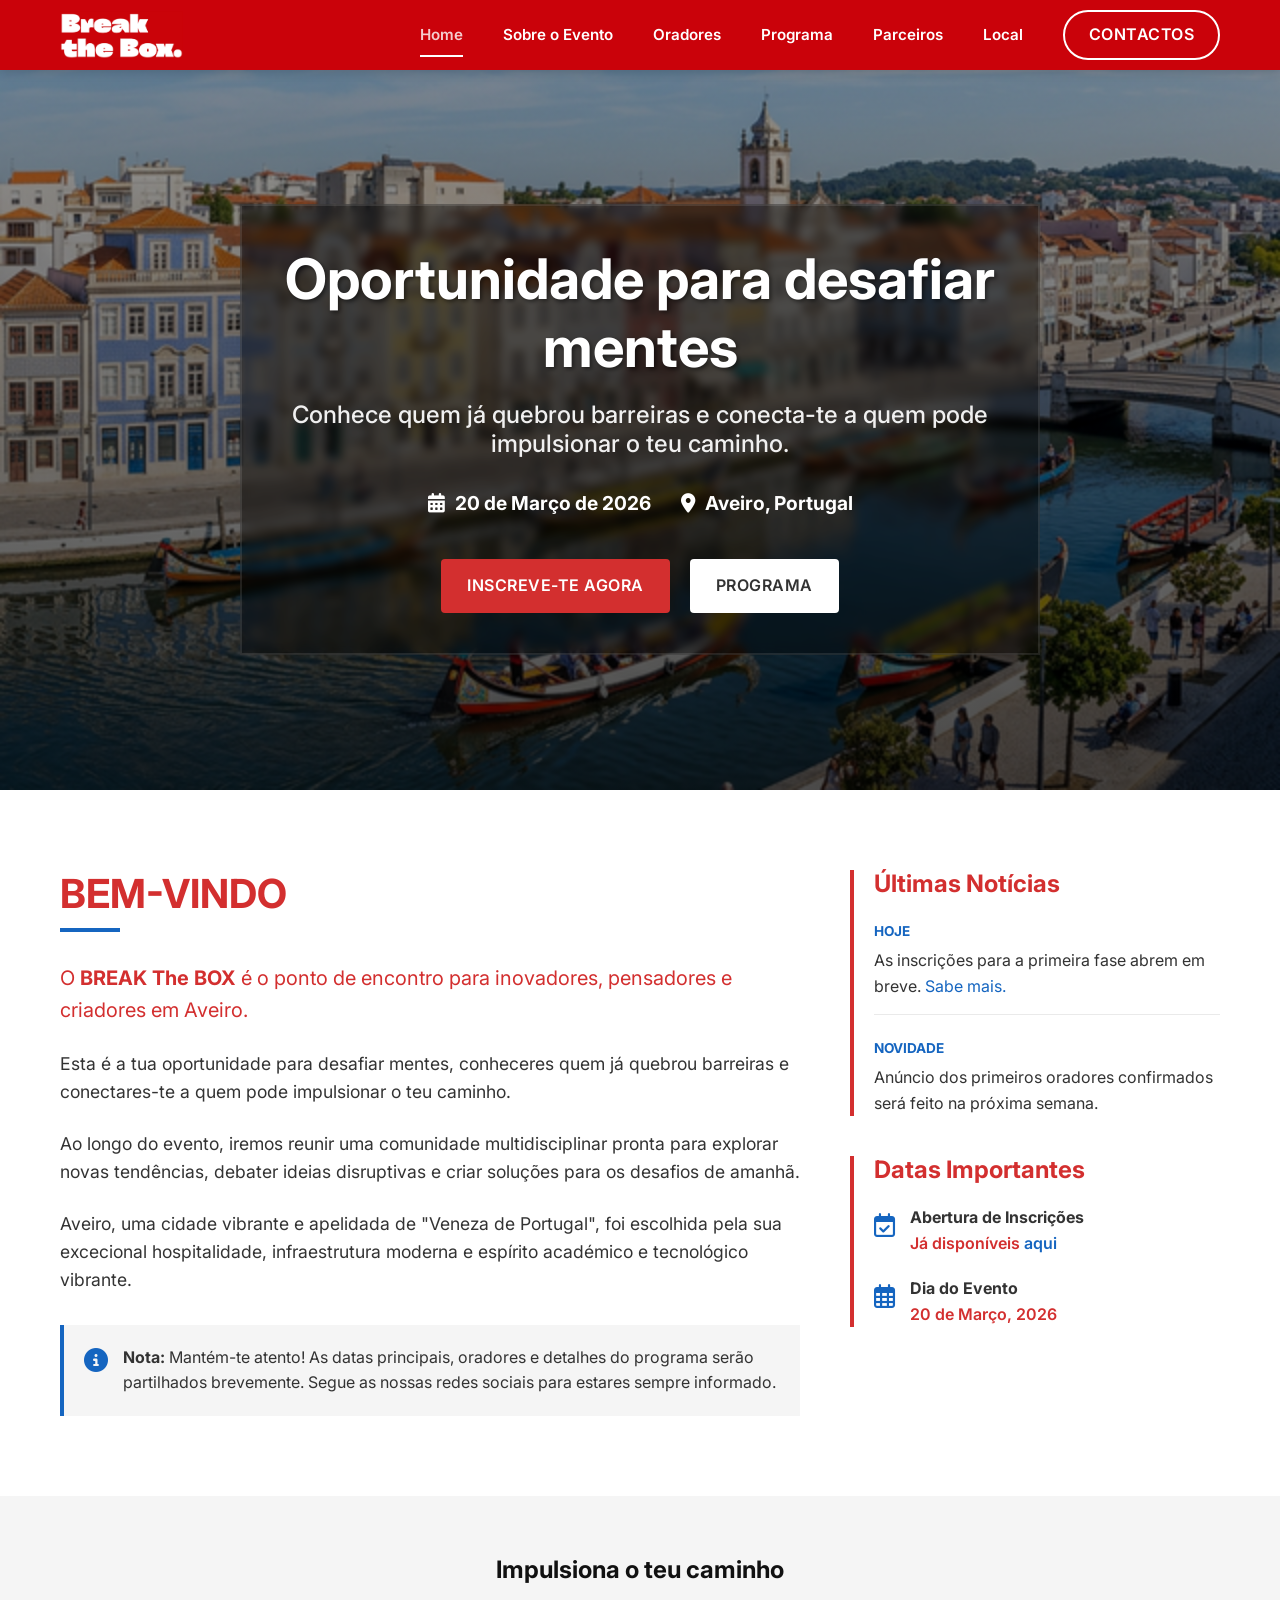
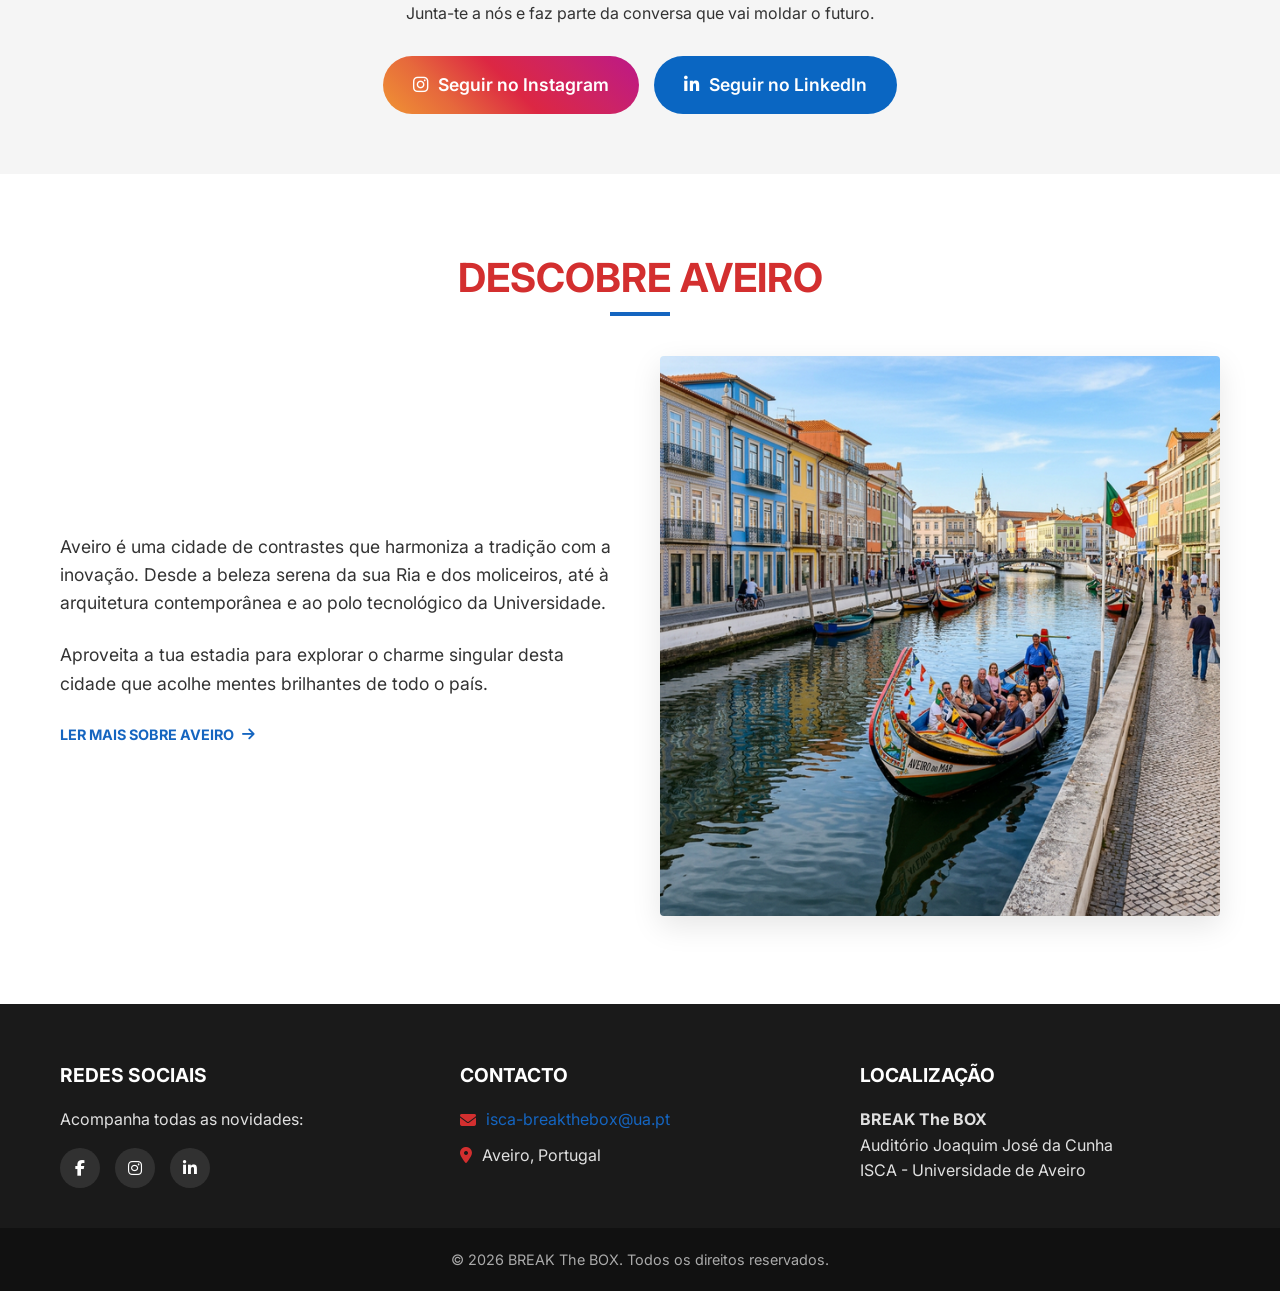
<file: index.html>
<!DOCTYPE html>
<html lang="pt">

<head>
    <meta charset="UTF-8">
    <meta name="viewport" content="width=device-width, initial-scale=1.0">
    <title>BREAK The BOX | Aveiro</title>
    <!-- Google Fonts -->
    <link rel="preconnect" href="https://fonts.googleapis.com">
    <link rel="preconnect" href="https://fonts.gstatic.com" crossorigin>
    <link href="https://fonts.googleapis.com/css2?family=Inter:wght@400;500;600;700;800&display=swap" rel="stylesheet">
    <!-- FontAwesome for Icons -->
    <link rel="stylesheet" href="https://cdnjs.cloudflare.com/ajax/libs/font-awesome/6.4.0/css/all.min.css">
    <!-- Main Stylesheet -->
    <link rel="stylesheet" href="css/style.css?v=1.3">
</head>

<body>

    <!-- Header Placeholder -->
    <div id="header-placeholder"></div>

    <!-- Hero Section -->
    <section class="hero-section">
        <div class="hero-overlay"></div>
        <div class="container hero-content">
            <h1 class="hero-title">Oportunidade para desafiar mentes</h1>
            <h2 class="hero-subtitle">Conhece quem já quebrou barreiras e conecta-te a quem pode impulsionar o teu
                caminho.</h2>
            <div class="hero-info">
                <div class="info-item">
                    <i class="fas fa-calendar-alt"></i>
                    <span>20 de Março de 2026</span>
                </div>
                <div class="info-item">
                    <i class="fas fa-map-marker-alt"></i>
                    <span>Aveiro, Portugal</span>
                </div>
            </div>
            <div class="hero-cta">
                <a href="https://forms.ua.pt/index.php?r=survey/index&sid=489197&lang=pt" target="_blank"
                    class="btn-primary">Inscreve-te Agora</a>
                <a href="programa.html" class="btn-secondary">Programa</a>
            </div>
        </div>
    </section>

    <!-- Main Content Grid -->
    <main class="main-content container" id="about">
        <div class="content-layout">

            <!-- Left Column: Welcome / About -->
            <div class="column-left">
                <div class="section-title">
                    <h2>BEM-VINDO</h2>
                    <div class="underline"></div>
                </div>

                <div class="welcome-text">
                    <p class="lead">O <strong>BREAK The BOX</strong> é o ponto de encontro para inovadores, pensadores e
                        criadores em Aveiro.</p>
                    <p>Esta é a tua oportunidade para desafiar mentes, conheceres quem já quebrou barreiras e
                        conectares-te a quem pode impulsionar o teu caminho.</p>
                    <p>Ao longo do evento, iremos reunir uma comunidade multidisciplinar pronta para explorar novas
                        tendências, debater ideias disruptivas e criar soluções para os desafios de amanhã.</p>
                    <p>Aveiro, uma cidade vibrante e apelidada de "Veneza de Portugal", foi escolhida pela sua
                        excecional hospitalidade, infraestrutura moderna e espírito académico e tecnológico vibrante.
                    </p>

                    <div class="highlight-box">
                        <i class="fas fa-info-circle"></i>
                        <p><strong>Nota:</strong> Mantém-te atento! As datas principais, oradores e detalhes do programa
                            serão partilhados brevemente. Segue as nossas redes sociais para estares sempre informado.
                        </p>
                    </div>
                </div>
            </div>

            <!-- Right Column: Sidebar -->
            <aside class="column-right">

                <!-- Latest News -->
                <div class="widget">
                    <h3 class="widget-title">Últimas Notícias</h3>
                    <div class="news-list">
                        <div class="news-item">
                            <span class="news-date">Hoje</span>
                            <p>As inscrições para a primeira fase abrem em breve. <a href="coming-soon.html">Sabe
                                    mais.</a></p>
                        </div>
                        <div class="news-item">
                            <span class="news-date">Novidade</span>
                            <p>Anúncio dos primeiros oradores confirmados será feito na próxima semana.</p>
                        </div>
                    </div>
                </div>

                <!-- Important Dates -->
                <div class="widget">
                    <h3 class="widget-title">Datas Importantes</h3>
                    <ul class="dates-list">
                        <li>
                            <div class="date-icon"><i class="far fa-calendar-check"></i></div>
                            <div class="date-info">
                                <strong>Abertura de Inscrições</strong>
                                <span>Já disponíveis <a
                                        href="https://forms.ua.pt/index.php?r=survey/index&sid=489197&lang=pt"
                                        target="_blank">aqui</a></span>
                            </div>
                        </li>
                        <li>
                            <div class="date-icon"><i class="far fa-calendar-alt"></i></div>
                            <div class="date-info">
                                <strong>Dia do Evento</strong>
                                <span>20 de Março, 2026</span>
                            </div>
                        </li>
                    </ul>
                </div>

            </aside>
        </div>
    </main>


    <section class="connect-section bg-light">
        <div class="container">
            <div class="connect-content text-center">
                <h2>Impulsiona o teu caminho</h2>
                <p>Junta-te a nós e faz parte da conversa que vai moldar o futuro.</p>
                <div class="social-large">
                    <a href="https://www.instagram.com/breakthebox_ua" target="_blank" class="social-btn instagram"><i
                            class="fab fa-instagram"></i> Seguir no Instagram</a>
                    <a href="https://www.linkedin.com/company/breakthebox-ua" target="_blank"
                        class="social-btn linkedin"><i class="fab fa-linkedin-in"></i> Seguir no LinkedIn</a>
                </div>
            </div>
        </div>
    </section>

    <!-- Discover Section -->
    <section class="discover-section" id="location">
        <div class="container">
            <div class="section-title text-center">
                <h2>DESCOBRE AVEIRO</h2>
                <div class="underline center"></div>
            </div>

            <div class="discover-grid">
                <div class="discover-text">
                    <p>Aveiro é uma cidade de contrastes que harmoniza a tradição com a inovação. Desde a beleza serena
                        da sua Ria e dos moliceiros, até à arquitetura contemporânea e ao polo tecnológico da
                        Universidade.</p>
                    <p>Aproveita a tua estadia para explorar o charme singular desta cidade que acolhe mentes brilhantes
                        de todo o país.</p>
                    <a href="venue.html" class="btn-text">Ler mais sobre Aveiro <i class="fas fa-arrow-right"></i></a>
                </div>
                <div class="discover-image">
                    <img src="images/aveiro_discover.jpg" alt="Descobre Aveiro" id="discover-img-placeholder">
                </div>
            </div>
        </div>
    </section>

    <!-- Footer Placeholder -->
    <div id="footer-placeholder"></div>

    <!-- Scripts -->
    <script src="js/main.js"></script>
</body>

</html>
</file>
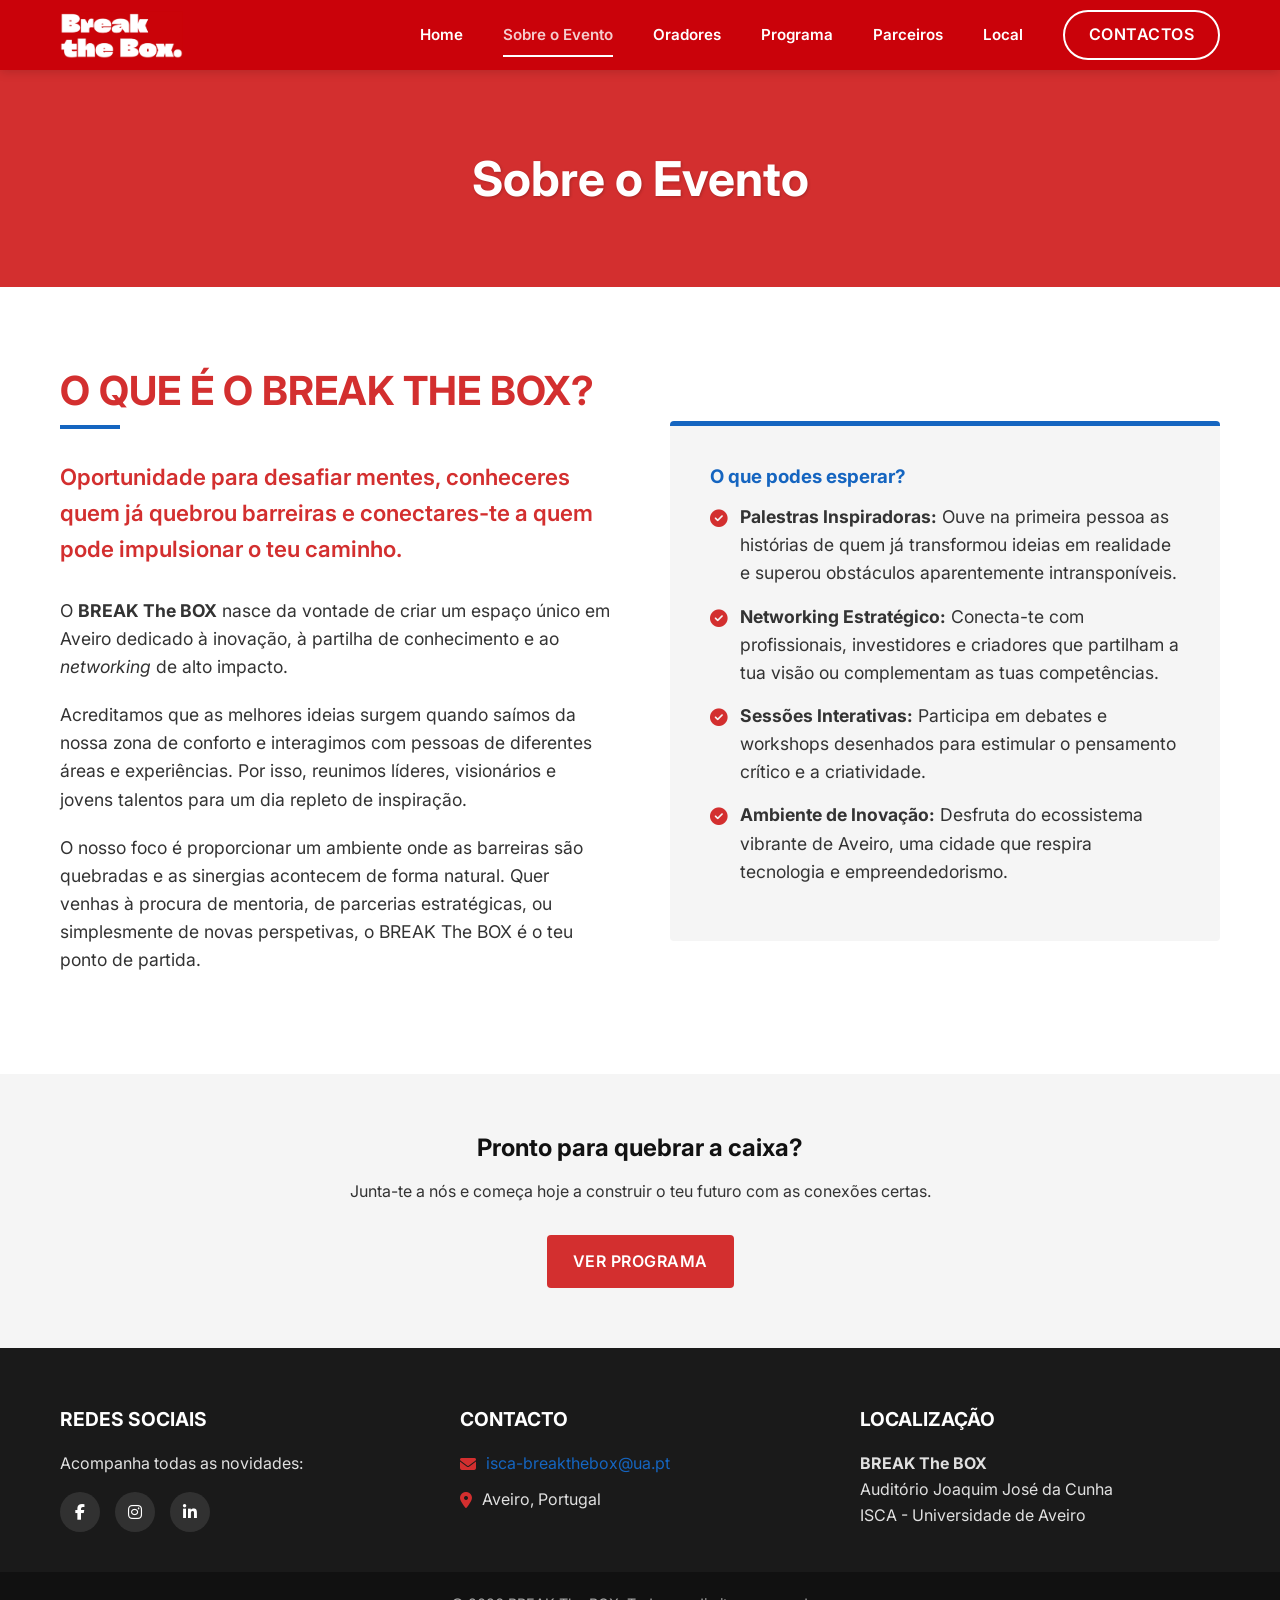
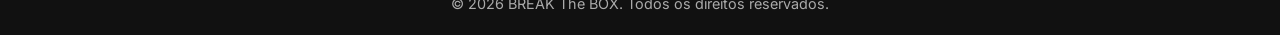
<file: about.html>
<!DOCTYPE html>
<html lang="pt">

<head>
    <meta charset="UTF-8">
    <meta name="viewport" content="width=device-width, initial-scale=1.0">
    <title>Sobre o Evento | BREAK The BOX</title>
    <!-- Google Fonts -->
    <link rel="preconnect" href="https://fonts.googleapis.com">
    <link rel="preconnect" href="https://fonts.gstatic.com" crossorigin>
    <link href="https://fonts.googleapis.com/css2?family=Inter:wght@400;500;600;700;800&display=swap" rel="stylesheet">
    <!-- FontAwesome for Icons -->
    <link rel="stylesheet" href="https://cdnjs.cloudflare.com/ajax/libs/font-awesome/6.4.0/css/all.min.css">
    <!-- Main Stylesheet -->
    <link rel="stylesheet" href="css/style.css">
</head>

<body>

    <!-- Header Placeholder -->
    <div id="header-placeholder"></div>

    <!-- Page Header -->
    <section class="page-header">
        <div class="container">
            <h1>Sobre o Evento</h1>
        </div>
    </section>

    <!-- About Content -->
    <main class="about-content">
        <div class="container">
            <div class="about-grid">
                <div class="about-text">
                    <div class="section-title">
                        <h2>O QUE É O BREAK THE BOX?</h2>
                        <div class="underline"></div>
                    </div>
                    <p class="lead">Oportunidade para desafiar mentes, conheceres quem já quebrou barreiras e
                        conectares-te a quem pode impulsionar o teu caminho.</p>
                    <p>O <strong>BREAK The BOX</strong> nasce da vontade de criar um espaço único em Aveiro dedicado à
                        inovação, à partilha de conhecimento e ao <em>networking</em> de alto impacto.</p>
                    <p>Acreditamos que as melhores ideias surgem quando saímos da nossa zona de conforto e interagimos
                        com pessoas de diferentes áreas e experiências. Por isso, reunimos líderes, visionários e jovens
                        talentos para um dia repleto de inspiração.</p>
                    <p>O nosso foco é proporcionar um ambiente onde as barreiras são quebradas e as sinergias acontecem
                        de forma natural. Quer venhas à procura de mentoria, de parcerias estratégicas, ou simplesmente
                        de novas perspetivas, o BREAK The BOX é o teu ponto de partida.</p>
                </div>

                <div class="about-feature">
                    <div class="about-feature-box">
                        <h3>O que podes esperar?</h3>
                        <ul>
                            <li><strong>Palestras Inspiradoras:</strong> Ouve na primeira pessoa as histórias de quem já
                                transformou ideias em realidade e superou obstáculos aparentemente intransponíveis.</li>
                            <li><strong>Networking Estratégico:</strong> Conecta-te com profissionais, investidores e
                                criadores que partilham a tua visão ou complementam as tuas competências.</li>
                            <li><strong>Sessões Interativas:</strong> Participa em debates e workshops desenhados para
                                estimular o pensamento crítico e a criatividade.</li>
                            <li><strong>Ambiente de Inovação:</strong> Desfruta do ecossistema vibrante de Aveiro, uma
                                cidade que respira tecnologia e empreendedorismo.</li>
                        </ul>
                    </div>
                </div>
            </div>
        </div>
    </main>

    <!-- Connect Section Placeholder -->
    <section class="connect-section bg-light">
        <div class="container">
            <div class="connect-content text-center">
                <h2>Pronto para quebrar a caixa?</h2>
                <p>Junta-te a nós e começa hoje a construir o teu futuro com as conexões certas.</p>
                <div class="social-large">
                    <a href="programa.html" class="btn-primary">Ver Programa</a>
                </div>
            </div>
        </div>
    </section>

    <!-- Footer Placeholder -->
    <div id="footer-placeholder"></div>

    <!-- Scripts -->
    <script src="js/main.js"></script>
</body>

</html>
</file>
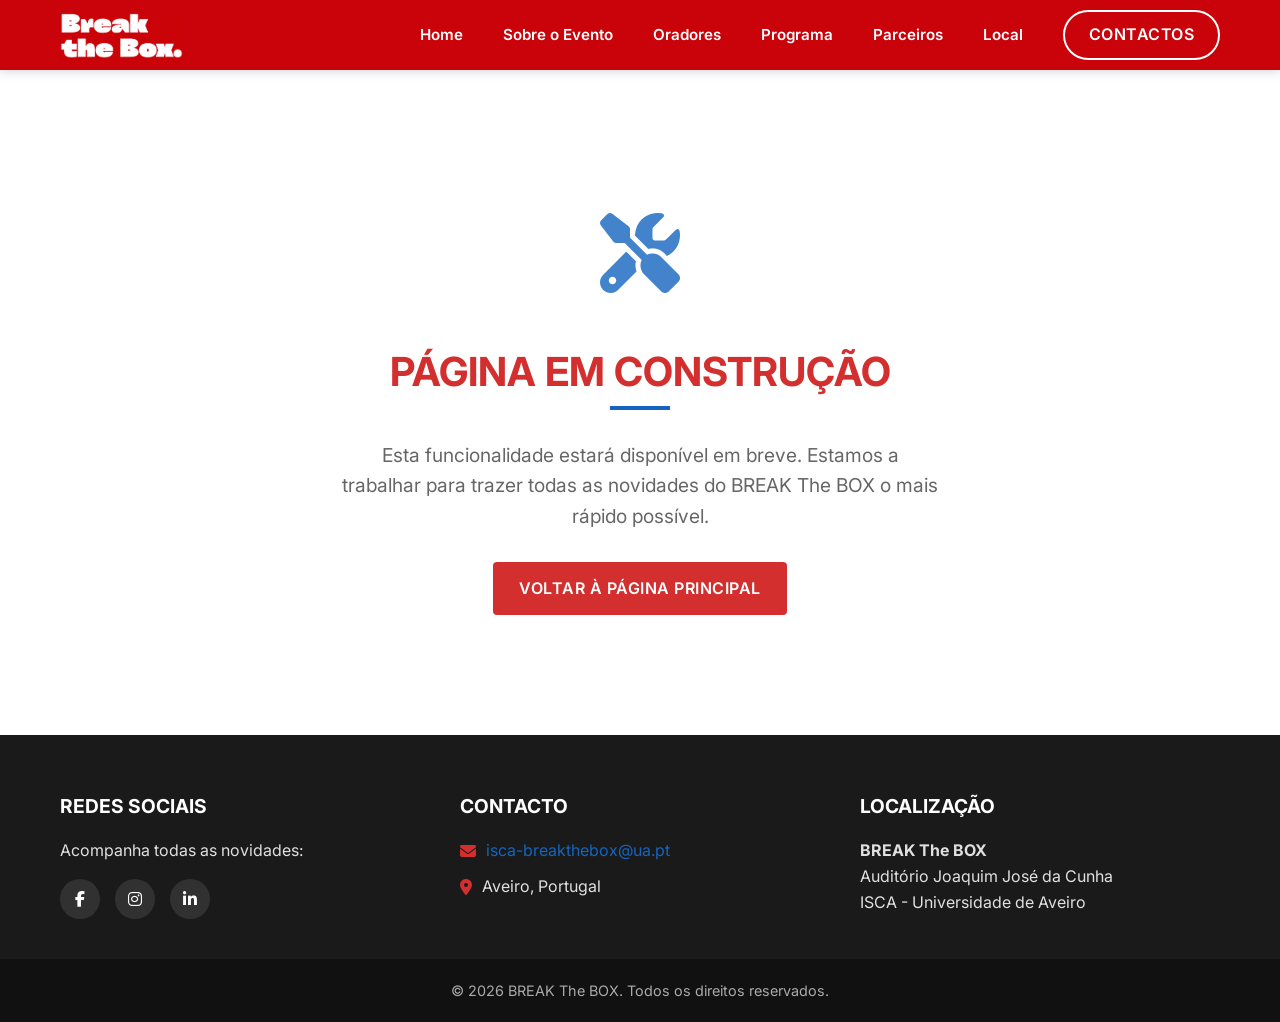
<file: coming-soon.html>
<!DOCTYPE html>
<html lang="pt">

<head>
    <meta charset="UTF-8">
    <meta name="viewport" content="width=device-width, initial-scale=1.0">
    <title>Brevemente | BREAK The BOX</title>
    <!-- Google Fonts -->
    <link rel="preconnect" href="https://fonts.googleapis.com">
    <link rel="preconnect" href="https://fonts.gstatic.com" crossorigin>
    <link href="https://fonts.googleapis.com/css2?family=Inter:wght@400;500;600;700;800&display=swap" rel="stylesheet">
    <!-- FontAwesome for Icons -->
    <link rel="stylesheet" href="https://cdnjs.cloudflare.com/ajax/libs/font-awesome/6.4.0/css/all.min.css">
    <!-- Main Stylesheet -->
    <link rel="stylesheet" href="css/style.css">
    <style>
        .coming-soon-section {
            padding: 120px 20px;
            text-align: center;
            min-height: 60vh;
            display: flex;
            flex-direction: column;
            justify-content: center;
            align-items: center;
        }

        .coming-soon-icon {
            font-size: 5rem;
            color: var(--secondary-color);
            margin-bottom: 30px;
            opacity: 0.8;
        }

        .coming-soon-section p {
            font-size: 1.2rem;
            max-width: 600px;
            margin: 0 auto 30px;
            color: var(--text-light);
        }
    </style>
</head>

<body>

    <!-- Header Placeholder -->
    <div id="header-placeholder"></div>

    <!-- Coming Soon Content -->
    <main class="coming-soon-section container">
        <div class="coming-soon-icon">
            <i class="fas fa-tools"></i>
        </div>
        <div class="section-title">
            <h2>Página em Construção</h2>
            <div class="underline center"></div>
        </div>
        <p>Esta funcionalidade estará disponível em breve. Estamos a trabalhar para trazer todas as novidades do BREAK
            The BOX o mais rápido possível.</p>

        <a href="index.html" class="btn-primary">Voltar à Página Principal</a>
    </main>

    <!-- Footer Placeholder -->
    <div id="footer-placeholder"></div>

    <!-- Scripts -->
    <script src="js/main.js"></script>
</body>

</html>
</file>
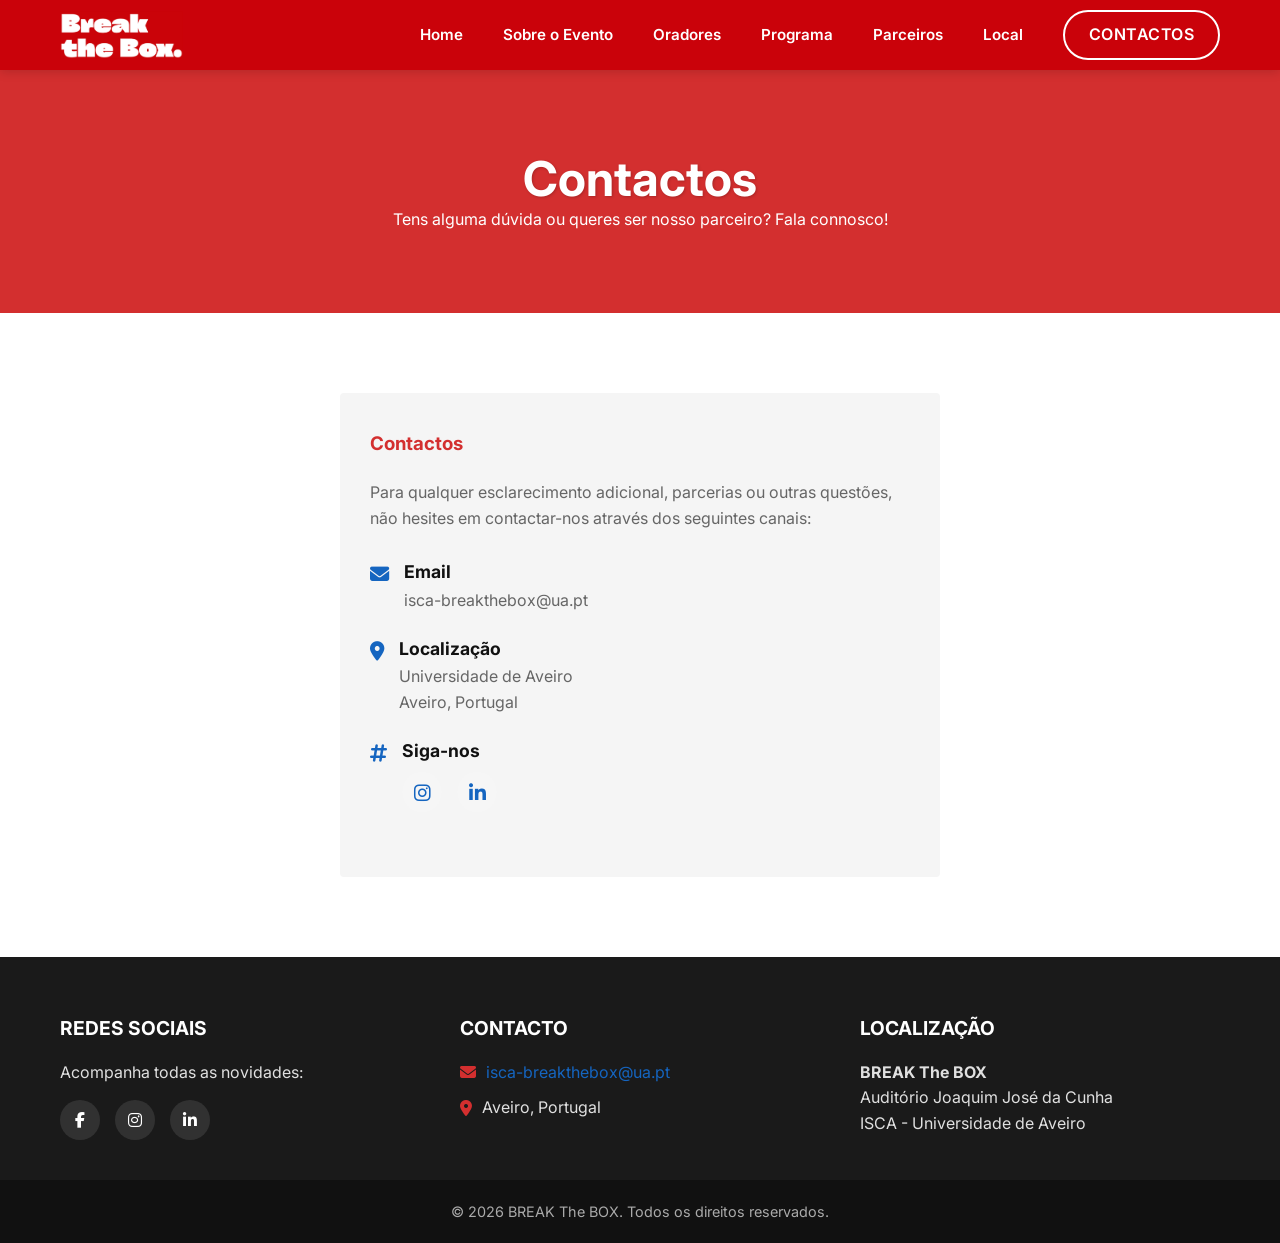
<file: contacts.html>
<!DOCTYPE html>
<html lang="pt">

<head>
    <meta charset="UTF-8">
    <meta name="viewport" content="width=device-width, initial-scale=1.0">
    <title>Contactos | BREAK The BOX</title>
    <!-- Google Fonts -->
    <link rel="preconnect" href="https://fonts.googleapis.com">
    <link rel="preconnect" href="https://fonts.gstatic.com" crossorigin>
    <link href="https://fonts.googleapis.com/css2?family=Inter:wght@400;500;600;700;800&display=swap" rel="stylesheet">
    <!-- FontAwesome for Icons -->
    <link rel="stylesheet" href="https://cdnjs.cloudflare.com/ajax/libs/font-awesome/6.4.0/css/all.min.css">
    <!-- Main Stylesheet -->
    <link rel="stylesheet" href="css/style.css?v=1.1">
    <style>
        .contact-section {
            padding: 80px 0;
        }

        .contact-grid {
            display: grid;
            grid-template-columns: 1fr 2fr;
            gap: 50px;
        }

        .contact-info-box {
            background-color: var(--bg-light);
            padding: 40px 30px;
            border-radius: var(--border-radius);
            height: 100%;
        }

        .contact-info-box h3 {
            margin-bottom: 25px;
            color: var(--primary-color);
        }

        .contact-detail {
            display: flex;
            align-items: flex-start;
            gap: 15px;
            margin-bottom: 25px;
        }

        .contact-detail i {
            color: var(--secondary-color);
            font-size: 1.2rem;
            margin-top: 4px;
        }

        .contact-detail h4 {
            font-size: 1.1rem;
            margin-bottom: 5px;
        }

        .contact-detail p,
        .contact-detail a {
            color: var(--text-light);
            text-decoration: none;
        }

        .contact-detail a:hover {
            color: var(--primary-color);
        }

        .contact-form-box {
            background-color: var(--white);
            padding: 40px;
            border-radius: var(--border-radius);
            box-shadow: 0 5px 20px rgba(0, 0, 0, 0.05);
        }

        .form-group {
            margin-bottom: 20px;
        }

        .form-group label {
            display: block;
            margin-bottom: 8px;
            font-weight: 500;
        }

        .form-control {
            width: 100%;
            padding: 12px 15px;
            border: 1px solid #ddd;
            border-radius: var(--border-radius);
            font-family: var(--font-primary);
            font-size: 1rem;
            transition: border-color var(--transition-speed);
        }

        .form-control:focus {
            outline: none;
            border-color: var(--primary-color);
        }

        textarea.form-control {
            resize: vertical;
            min-height: 150px;
        }

        @media (max-width: 900px) {
            .contact-grid {
                grid-template-columns: 1fr;
            }
        }

        .contact-info-wrapper {
            max-width: 600px;
            margin: 0 auto;
        }
    </style>
</head>

<body>

    <!-- Header Placeholder -->
    <div id="header-placeholder"></div>

    <!-- Page Header -->
    <section class="page-header">
        <div class="container">
            <h1>Contactos</h1>
            <p>Tens alguma dúvida ou queres ser nosso parceiro? Fala connosco!</p>
        </div>
    </section>

    <!-- Contact Section -->
    <section class="contact-section">
        <div class="container">
            <div class="contact-info-wrapper">
                <!-- Informações de Contacto -->
                <div class="contact-info-box">
                    <h3>Contactos</h3>
                    <p style="margin-bottom: 30px; color: var(--text-light);">
                        Para qualquer esclarecimento adicional, parcerias ou outras questões, não hesites em
                        contactar-nos através dos seguintes canais:
                    </p>

                    <div class="contact-detail">
                        <i class="fas fa-envelope"></i>
                        <div>
                            <h4>Email</h4>
                            <a href="mailto:info@breakthebox.pt">isca-breakthebox@ua.pt </a>
                        </div>
                    </div>

                    <div class="contact-detail">
                        <i class="fas fa-map-marker-alt"></i>
                        <div>
                            <h4>Localização</h4>
                            <p>Universidade de Aveiro<br>Aveiro, Portugal</p>
                        </div>
                    </div>

                    <div class="contact-detail">
                        <i class="fas fa-hashtag"></i>
                        <div>
                            <h4>Siga-nos</h4>
                            <div class="social-links" style="margin-top: 10px;">
                                <a href="https://www.instagram.com/breakthebox_ua" target="_blank"
                                    aria-label="Instagram"><i class="fab fa-instagram"></i></a>
                                <a href="https://www.linkedin.com/company/breakthebox-ua" target="_blank"
                                    aria-label="LinkedIn"><i class="fab fa-linkedin-in"></i></a>
                            </div>
                        </div>
                    </div>
                </div>
            </div>
        </div>
    </section>

    <!-- Footer Placeholder -->
    <div id="footer-placeholder"></div>

    <!-- Scripts -->
    <script src="js/main.js"></script>
</body>

</html>
</file>
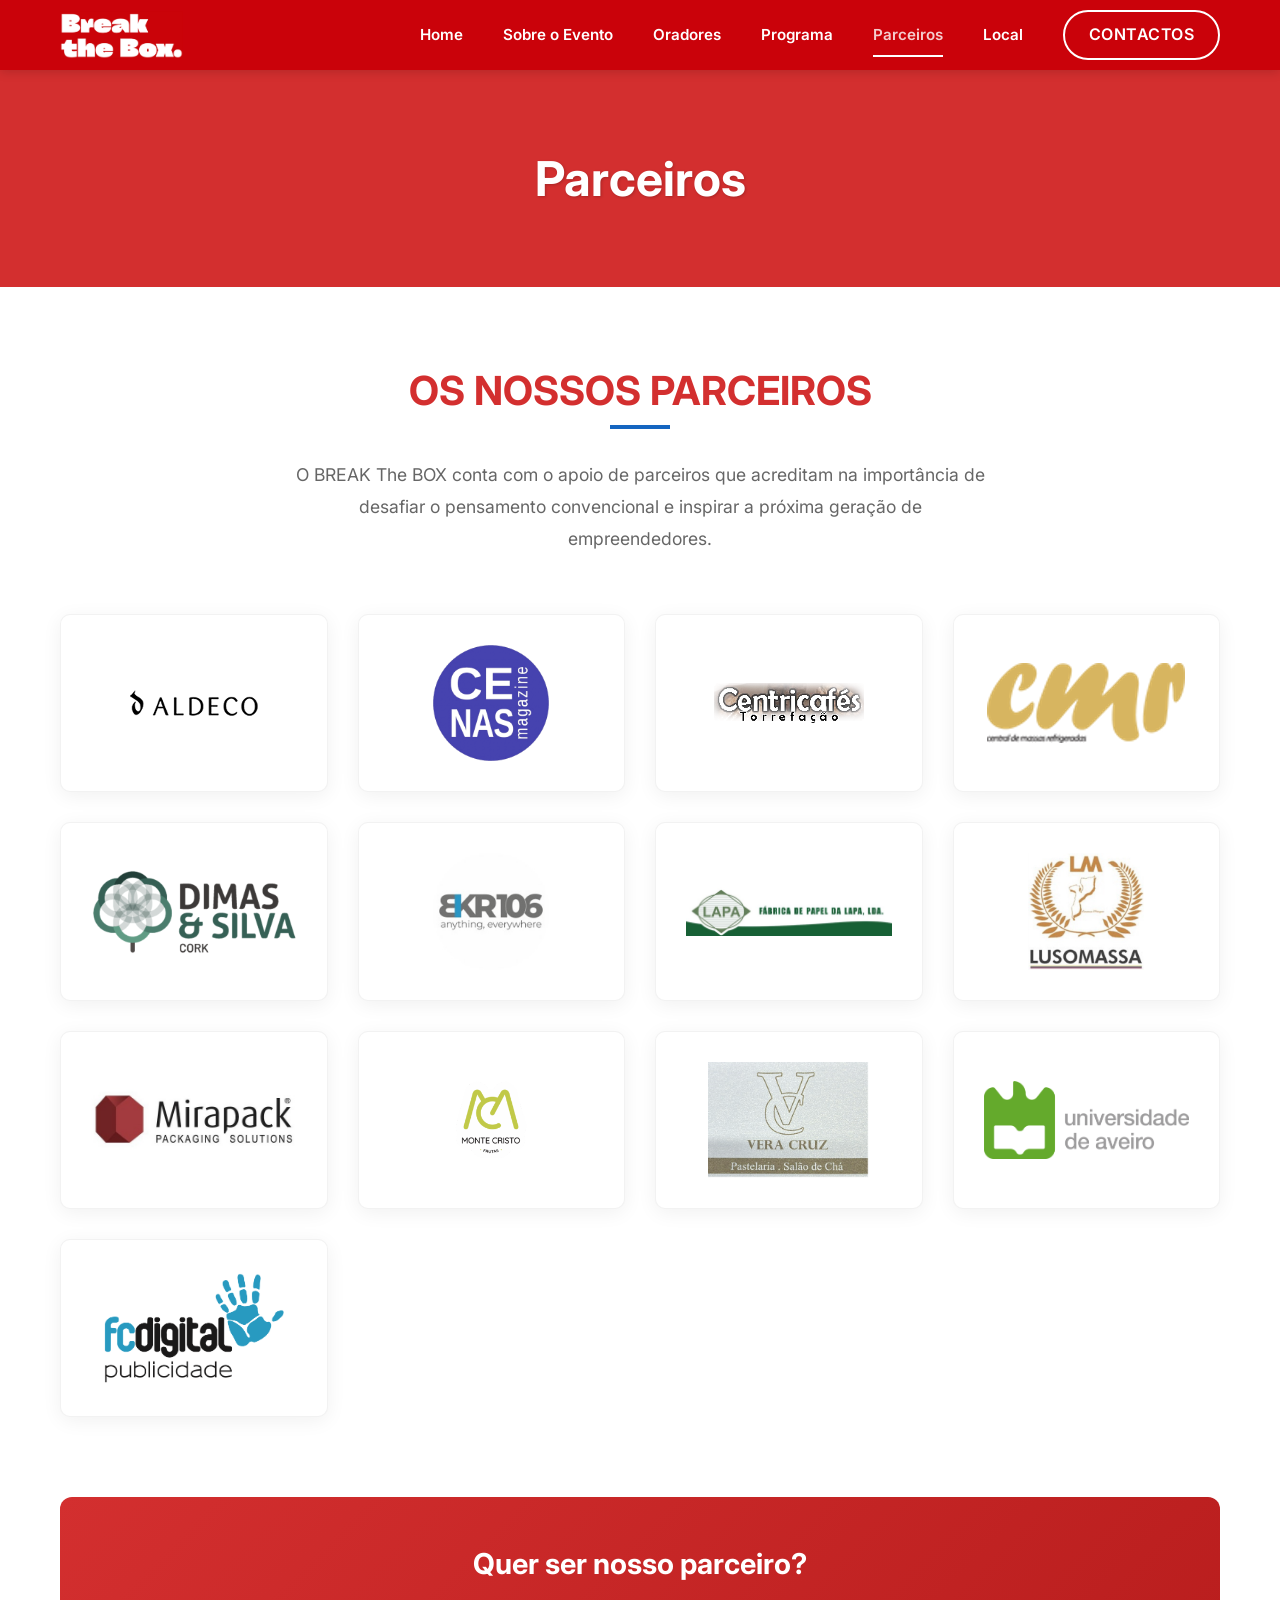
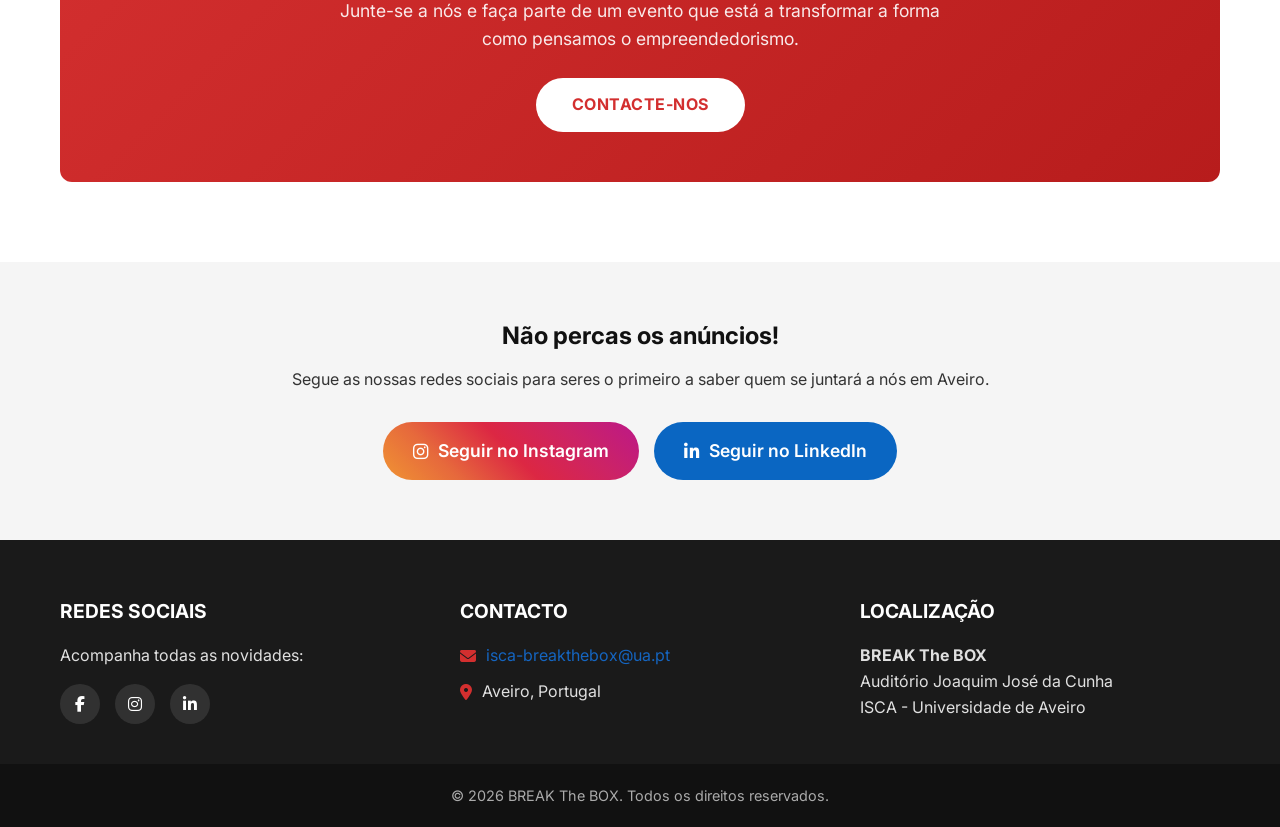
<file: partners.html>
<!DOCTYPE html>
<html lang="pt">

<head>
    <meta charset="UTF-8">
    <meta name="viewport" content="width=device-width, initial-scale=1.0">
    <title>Parceiros | BREAK The BOX</title>
    <!-- Google Fonts -->
    <link rel="preconnect" href="https://fonts.googleapis.com">
    <link rel="preconnect" href="https://fonts.gstatic.com" crossorigin>
    <link href="https://fonts.googleapis.com/css2?family=Inter:wght@400;500;600;700;800&display=swap" rel="stylesheet">
    <!-- FontAwesome for Icons -->
    <link rel="stylesheet" href="https://cdnjs.cloudflare.com/ajax/libs/font-awesome/6.4.0/css/all.min.css">
    <!-- Main Stylesheet -->
    <link rel="stylesheet" href="css/style.css?v=1.1">
    <style>
        /* Partners Section */
        .partners-section {
            padding: 80px 20px;
        }

        .partners-intro {
            max-width: 700px;
            margin: 0 auto 60px;
            text-align: center;
            font-size: 1.1rem;
            color: var(--text-light);
            line-height: 1.8;
        }

        .partners-grid {
            display: grid;
            grid-template-columns: repeat(auto-fill, minmax(220px, 1fr));
            gap: 30px;
            margin-top: 40px;
        }

        .partner-card {
            background: var(--bg-white);
            border-radius: 10px;
            padding: 30px;
            display: flex;
            align-items: center;
            justify-content: center;
            box-shadow: 0 4px 20px rgba(0, 0, 0, 0.06);
            transition: transform 0.3s ease, box-shadow 0.3s ease;
            aspect-ratio: 3 / 2;
            border: 1px solid rgba(0, 0, 0, 0.05);
        }

        .partner-card:hover {
            transform: translateY(-6px);
            box-shadow: 0 12px 35px rgba(0, 0, 0, 0.12);
            border-color: var(--primary-color);
        }

        .partner-card img {
            max-width: 100%;
            max-height: 100%;
            object-fit: contain;
            filter: grayscale(30%);
            transition: filter 0.3s ease;
        }

        .partner-card:hover img {
            filter: grayscale(0%);
        }

        /* CTA Section */
        .partner-cta {
            margin-top: 80px;
            text-align: center;
            padding: 50px 30px;
            background: linear-gradient(135deg, var(--primary-color), var(--primary-dark));
            border-radius: 12px;
            color: var(--white);
        }

        .partner-cta h3 {
            color: var(--white);
            font-size: 1.8rem;
            margin-bottom: 15px;
        }

        .partner-cta p {
            font-size: 1.1rem;
            opacity: 0.9;
            margin-bottom: 25px;
            max-width: 600px;
            margin-left: auto;
            margin-right: auto;
        }

        .partner-cta .btn-white {
            display: inline-block;
            background: var(--white);
            color: var(--primary-color);
            padding: 14px 36px;
            border-radius: 50px;
            font-weight: 700;
            font-size: 1rem;
            text-transform: uppercase;
            letter-spacing: 0.5px;
            transition: all 0.3s ease;
        }

        .partner-cta .btn-white:hover {
            transform: translateY(-2px);
            box-shadow: 0 6px 20px rgba(0, 0, 0, 0.25);
            color: var(--primary-dark);
        }

        /* Responsive */
        @media (max-width: 768px) {
            .partners-grid {
                grid-template-columns: repeat(2, 1fr);
                gap: 20px;
            }

            .partner-card {
                padding: 20px;
            }

            .partner-cta h3 {
                font-size: 1.4rem;
            }
        }

        @media (max-width: 480px) {
            .partners-grid {
                grid-template-columns: 1fr 1fr;
                gap: 15px;
            }
        }
    </style>
</head>

<body>

    <!-- Header Placeholder -->
    <div id="header-placeholder"></div>

    <!-- Page Header -->
    <section class="page-header">
        <div class="container">
            <h1>Parceiros</h1>
        </div>
    </section>

    <!-- Partners Content -->
    <main class="partners-section container">
        <div class="section-title text-center">
            <h2>Os Nossos Parceiros</h2>
            <div class="underline center"></div>
        </div>

        <p class="partners-intro">
            O BREAK The BOX conta com o apoio de parceiros que acreditam na importância de desafiar o pensamento
            convencional e inspirar a próxima geração de empreendedores.
        </p>

        <div class="partners-grid">

            <div class="partner-card" id="partner-aldeco">
                <img src="images/parceiros/aldeco.png" alt="Aldeco">
            </div>

            <div class="partner-card" id="partner-cenas">
                <img src="images/parceiros/cenas.png" alt="Cenas">
            </div>

            <div class="partner-card" id="partner-centricafes">
                <img src="images/parceiros/centricafes.png" alt="Centricafés">
            </div>

            <div class="partner-card" id="partner-cmr">
                <img src="images/parceiros/cmr.png" alt="CMR">
            </div>

            <div class="partner-card" id="partner-dimassilva">
                <img src="images/parceiros/dimassilva.png" alt="Dimas Silva">
            </div>

            <div class="partner-card" id="partner-ekr106">
                <img src="images/parceiros/ekr106.jpg" alt="EKR 106">
            </div>

            <div class="partner-card" id="partner-lapa">
                <img src="images/parceiros/lapa.jpg" alt="Lapa">
            </div>

            <div class="partner-card" id="partner-lm">
                <img src="images/parceiros/lm.jpg" alt="LM">
            </div>

            <div class="partner-card" id="partner-mirapack">
                <img src="images/parceiros/mirapack.jpg" alt="Mirapack">
            </div>

            <div class="partner-card" id="partner-montecristo">
                <img src="images/parceiros/montecristo.png" alt="Monte Cristo">
            </div>

            <div class="partner-card" id="partner-veracruz">
                <img src="images/parceiros/veracruz.png" alt="Vera Cruz">
            </div>

            <div class="partner-card" id="partner-ua">
                <img src="images/parceiros/ua.png" alt="Universidade de Aveiro">
            </div>
            
            <div class="partner-card" id="partner-fcdigital">
                <img src="images/parceiros/fcdigital.png" alt="FC digital.png">
            </div>

        </div>

        <!-- CTA -->
        <div class="partner-cta">
            <h3>Quer ser nosso parceiro?</h3>
            <p>Junte-se a nós e faça parte de um evento que está a transformar a forma como pensamos o empreendedorismo.
            </p>
            <a href="contacts.html" class="btn-white">Contacte-nos</a>
        </div>
    </main>

    <!-- Subscribe / Connect Section -->
    <section class="connect-section bg-light">
        <div class="container">
            <div class="connect-content text-center">
                <h2>Não percas os anúncios!</h2>
                <p>Segue as nossas redes sociais para seres o primeiro a saber quem se juntará a nós em Aveiro.</p>
                <div class="social-large">
                    <a href="https://www.instagram.com/breakthebox_ua" target="_blank" class="social-btn instagram"><i
                            class="fab fa-instagram"></i> Seguir no Instagram</a>
                    <a href="https://www.linkedin.com/company/breakthebox-ua" target="_blank"
                        class="social-btn linkedin"><i class="fab fa-linkedin-in"></i> Seguir no LinkedIn</a>
                </div>
            </div>
        </div>
    </section>

    <!-- Footer Placeholder -->
    <div id="footer-placeholder"></div>

    <!-- Scripts -->
    <script src="js/main.js"></script>
</body>

</html>
</file>
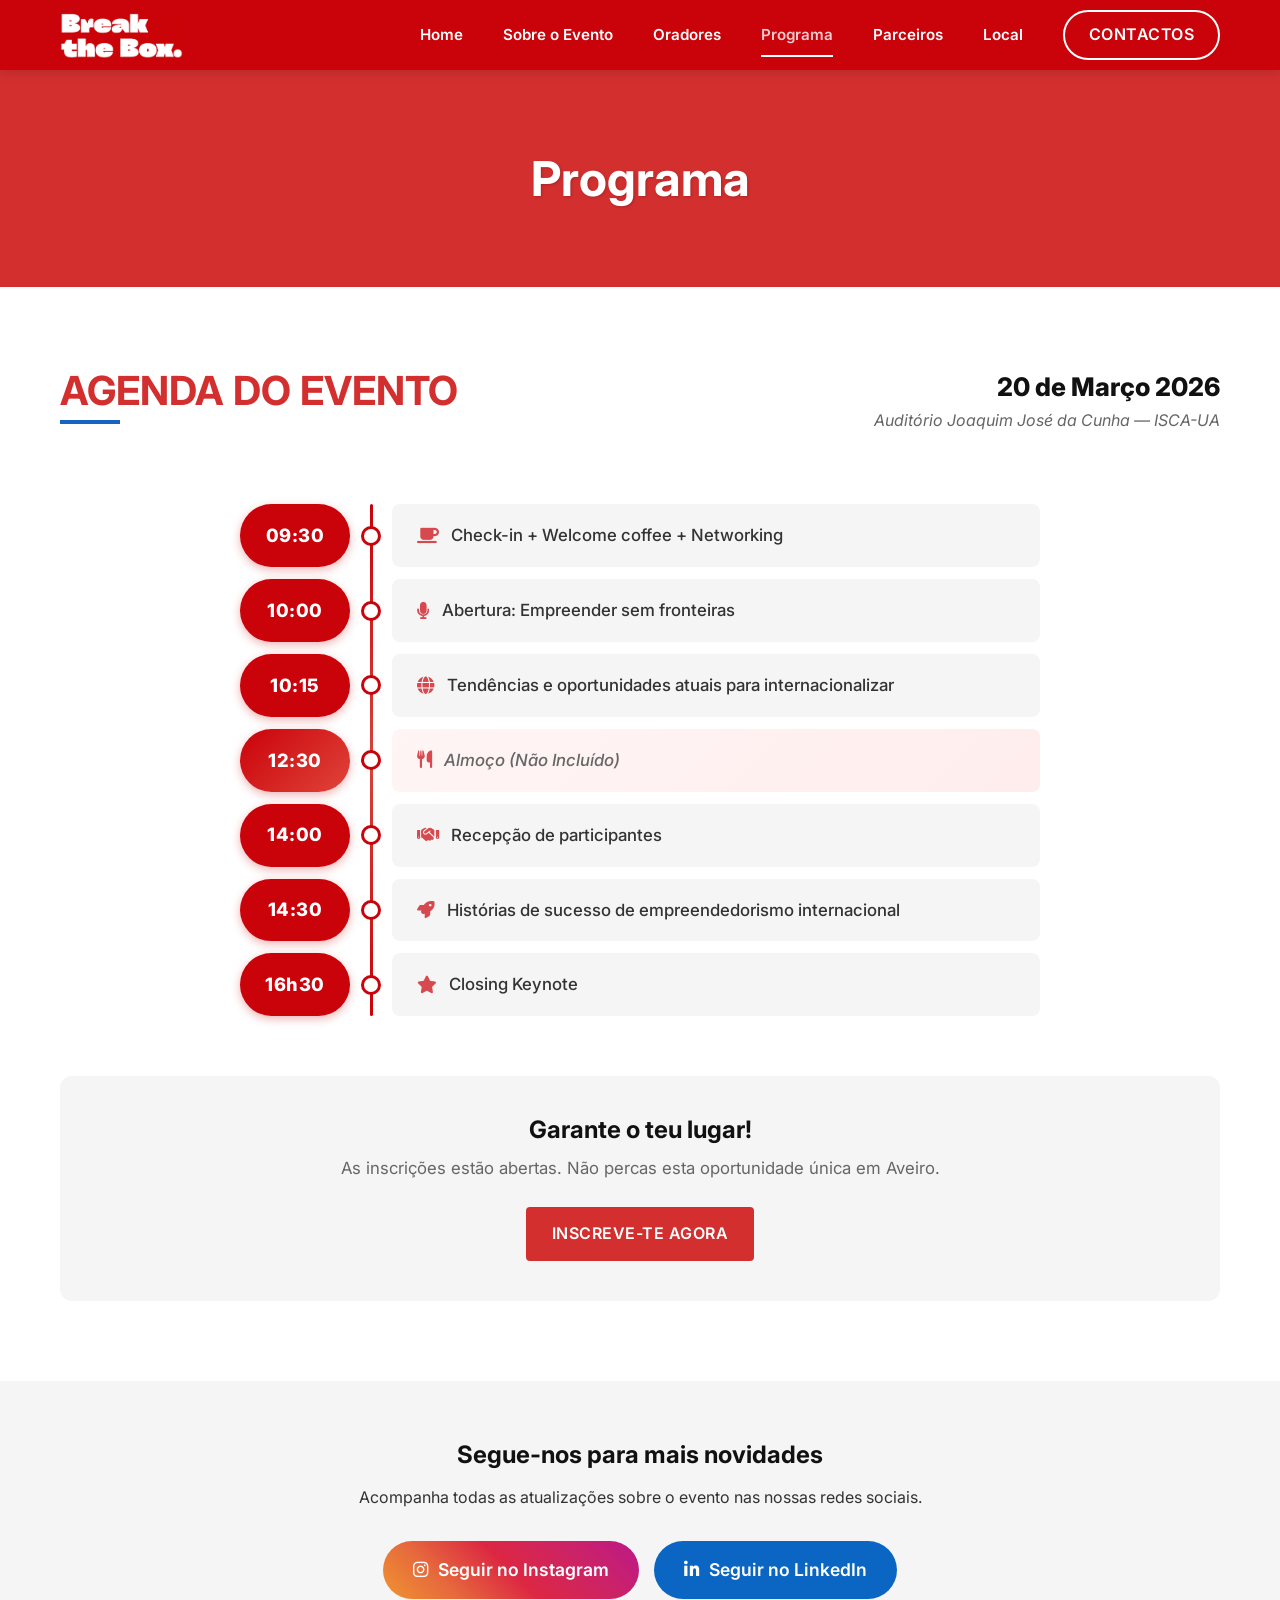
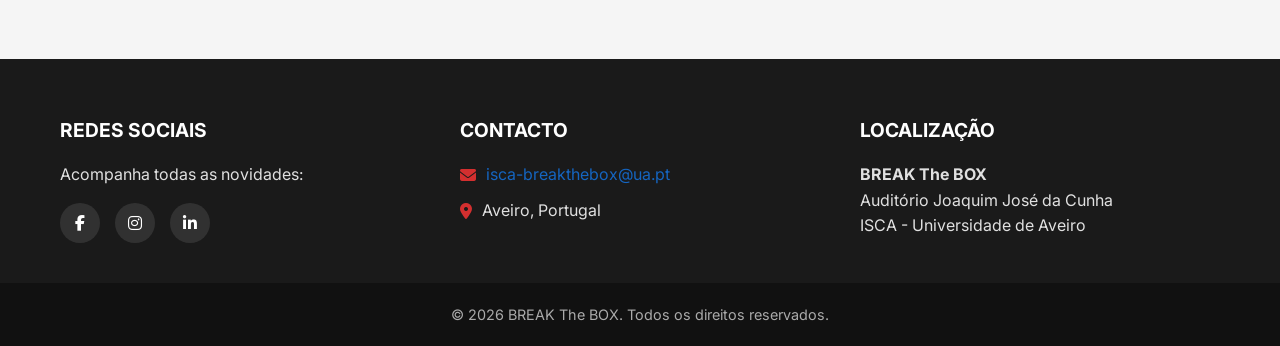
<file: programa.html>
<!DOCTYPE html>
<html lang="pt">

<head>
    <meta charset="UTF-8">
    <meta name="viewport" content="width=device-width, initial-scale=1.0">
    <title>Programa | BREAK The BOX</title>
    <meta name="description"
        content="Programa do evento Break the Box - 20 de Março de 2026, Auditório Joaquim José da Cunha, ISCA-UA, Aveiro.">
    <!-- Google Fonts -->
    <link rel="preconnect" href="https://fonts.googleapis.com">
    <link rel="preconnect" href="https://fonts.gstatic.com" crossorigin>
    <link href="https://fonts.googleapis.com/css2?family=Inter:wght@400;500;600;700;800&display=swap" rel="stylesheet">
    <!-- FontAwesome for Icons -->
    <link rel="stylesheet" href="https://cdnjs.cloudflare.com/ajax/libs/font-awesome/6.4.0/css/all.min.css">
    <!-- Main Stylesheet -->
    <link rel="stylesheet" href="css/style.css?v=1.3">
    <style>
        /* Programa Timeline */
        .programa-section {
            padding: 80px 20px;
        }

        .programa-header {
            display: flex;
            justify-content: space-between;
            align-items: flex-start;
            margin-bottom: 50px;
            flex-wrap: wrap;
            gap: 20px;
        }

        .programa-header .section-title {
            margin-bottom: 0;
        }

        .programa-header .section-title h2 {
            margin-bottom: 5px;
        }

        .programa-meta {
            text-align: right;
        }

        .programa-meta .date {
            font-size: 1.6rem;
            font-weight: 800;
            color: #111;
        }

        .programa-meta .venue {
            font-size: 1rem;
            color: var(--text-light);
            font-style: italic;
        }

        /* Timeline */
        .timeline {
            position: relative;
            max-width: 800px;
            margin: 0 auto;
        }

        .timeline::before {
            content: '';
            position: absolute;
            left: 130px;
            top: 0;
            bottom: 0;
            width: 3px;
            background: linear-gradient(to bottom, #ca020a, #d4453a, #ca020a);
            border-radius: 3px;
        }

        .timeline-item {
            display: flex;
            align-items: stretch;
            margin-bottom: 12px;
            position: relative;
        }

        .timeline-time {
            width: 110px;
            flex-shrink: 0;
            display: flex;
            align-items: center;
            justify-content: center;
            background: #ca020a;
            color: var(--white);
            font-weight: 800;
            font-size: 1.15rem;
            border-radius: 50px;
            padding: 14px 20px;
            letter-spacing: 0.5px;
            box-shadow: 0 3px 10px rgba(202, 2, 10, 0.3);
            z-index: 2;
        }

        .timeline-dot {
            width: 42px;
            flex-shrink: 0;
            display: flex;
            align-items: center;
            justify-content: center;
            z-index: 2;
        }

        .timeline-dot::after {
            content: '';
            width: 14px;
            height: 14px;
            background: var(--white);
            border: 3px solid #ca020a;
            border-radius: 50%;
            display: block;
        }

        .timeline-content {
            flex: 1;
            background: var(--bg-light);
            padding: 18px 25px;
            border-radius: 8px;
            display: flex;
            align-items: center;
            font-size: 1.05rem;
            font-weight: 500;
            color: var(--text-color);
            transition: all var(--transition-speed);
        }

        .timeline-content:hover {
            background: #eee;
            transform: translateX(4px);
        }

        .timeline-item.break-item .timeline-time {
            background: linear-gradient(135deg, #ca020a, #e0443a);
        }

        .timeline-item.break-item .timeline-content {
            background: linear-gradient(135deg, #fff5f5, #ffeded);
            font-style: italic;
            color: var(--text-light);
        }

        .timeline-content .item-icon {
            margin-right: 12px;
            color: #ca020a;
            font-size: 1.1rem;
            opacity: 0.7;
        }

        /* CTA Section */
        .programa-cta {
            text-align: center;
            margin-top: 60px;
            padding: 40px;
            background: var(--bg-light);
            border-radius: 12px;
        }

        .programa-cta h3 {
            font-size: 1.5rem;
            margin-bottom: 10px;
        }

        .programa-cta p {
            color: var(--text-light);
            margin-bottom: 25px;
            font-size: 1.05rem;
        }

        /* Responsive */
        @media (max-width: 768px) {
            .programa-header {
                flex-direction: column;
                align-items: flex-start;
            }

            .programa-meta {
                text-align: left;
            }

            .timeline::before {
                left: 55px;
            }

            .timeline-time {
                width: 80px;
                font-size: 0.9rem;
                padding: 10px 12px;
            }

            .timeline-dot {
                width: 30px;
            }

            .timeline-dot::after {
                width: 10px;
                height: 10px;
            }

            .timeline-content {
                font-size: 0.95rem;
                padding: 14px 16px;
            }
        }

        @media (max-width: 480px) {
            .timeline::before {
                display: none;
            }

            .timeline-item {
                flex-wrap: wrap;
                gap: 8px;
            }

            .timeline-dot {
                display: none;
            }

            .timeline-time {
                width: auto;
            }

            .timeline-content {
                width: 100%;
            }
        }
    </style>
</head>

<body>

    <!-- Header Placeholder -->
    <div id="header-placeholder"></div>

    <!-- Page Header -->
    <section class="page-header">
        <div class="container">
            <h1>Programa</h1>
        </div>
    </section>

    <!-- Program Timeline -->
    <section class="programa-section">
        <div class="container">
            <div class="programa-header">
                <div class="section-title">
                    <h2>AGENDA DO EVENTO</h2>
                    <div class="underline"></div>
                </div>
                <div class="programa-meta">
                    <div class="date">20 de Março 2026</div>
                    <div class="venue">Auditório Joaquim José da Cunha — ISCA-UA</div>
                </div>
            </div>

            <div class="timeline">
                <div class="timeline-item">
                    <div class="timeline-time">09:30</div>
                    <div class="timeline-dot"></div>
                    <div class="timeline-content">
                        <i class="fas fa-coffee item-icon"></i>
                        Check-in + Welcome coffee + Networking
                    </div>
                </div>

                <div class="timeline-item">
                    <div class="timeline-time">10:00</div>
                    <div class="timeline-dot"></div>
                    <div class="timeline-content">
                        <i class="fas fa-microphone item-icon"></i>
                        Abertura: Empreender sem fronteiras
                    </div>
                </div>

                <div class="timeline-item">
                    <div class="timeline-time">10:15</div>
                    <div class="timeline-dot"></div>
                    <div class="timeline-content">
                        <i class="fas fa-globe item-icon"></i>
                        Tendências e oportunidades atuais para internacionalizar
                    </div>
                </div>

                <div class="timeline-item break-item">
                    <div class="timeline-time">12:30</div>
                    <div class="timeline-dot"></div>
                    <div class="timeline-content">
                        <i class="fas fa-utensils item-icon"></i>
                        Almoço (Não Incluído)
                    </div>
                </div>

                <div class="timeline-item">
                    <div class="timeline-time">14:00</div>
                    <div class="timeline-dot"></div>
                    <div class="timeline-content">
                        <i class="fas fa-handshake item-icon"></i>
                        Recepção de participantes
                    </div>
                </div>

                <div class="timeline-item">
                    <div class="timeline-time">14:30</div>
                    <div class="timeline-dot"></div>
                    <div class="timeline-content">
                        <i class="fas fa-rocket item-icon"></i>
                        Histórias de sucesso de empreendedorismo internacional
                    </div>
                </div>

                <div class="timeline-item">
                    <div class="timeline-time">16h30</div>
                    <div class="timeline-dot"></div>
                    <div class="timeline-content">
                        <i class="fas fa-star item-icon"></i>
                        Closing Keynote
                    </div>
                </div>
            </div>

            <!-- CTA -->
            <div class="programa-cta">
                <h3>Garante o teu lugar!</h3>
                <p>As inscrições estão abertas. Não percas esta oportunidade única em Aveiro.</p>
                <a href="https://forms.ua.pt/index.php?r=survey/index&sid=489197&lang=pt" target="_blank"
                    class="btn-primary">Inscreve-te Agora</a>
            </div>
        </div>
    </section>

    <!-- Connect Section -->
    <section class="connect-section bg-light">
        <div class="container">
            <div class="connect-content text-center">
                <h2>Segue-nos para mais novidades</h2>
                <p>Acompanha todas as atualizações sobre o evento nas nossas redes sociais.</p>
                <div class="social-large">
                    <a href="https://www.instagram.com/breakthebox_ua" target="_blank" class="social-btn instagram"><i
                            class="fab fa-instagram"></i> Seguir no Instagram</a>
                    <a href="https://www.linkedin.com/company/breakthebox-ua" target="_blank"
                        class="social-btn linkedin"><i class="fab fa-linkedin-in"></i> Seguir no LinkedIn</a>
                </div>
            </div>
        </div>
    </section>

    <!-- Footer Placeholder -->
    <div id="footer-placeholder"></div>

    <!-- Scripts -->
    <script src="js/main.js"></script>
</body>

</html>
</file>
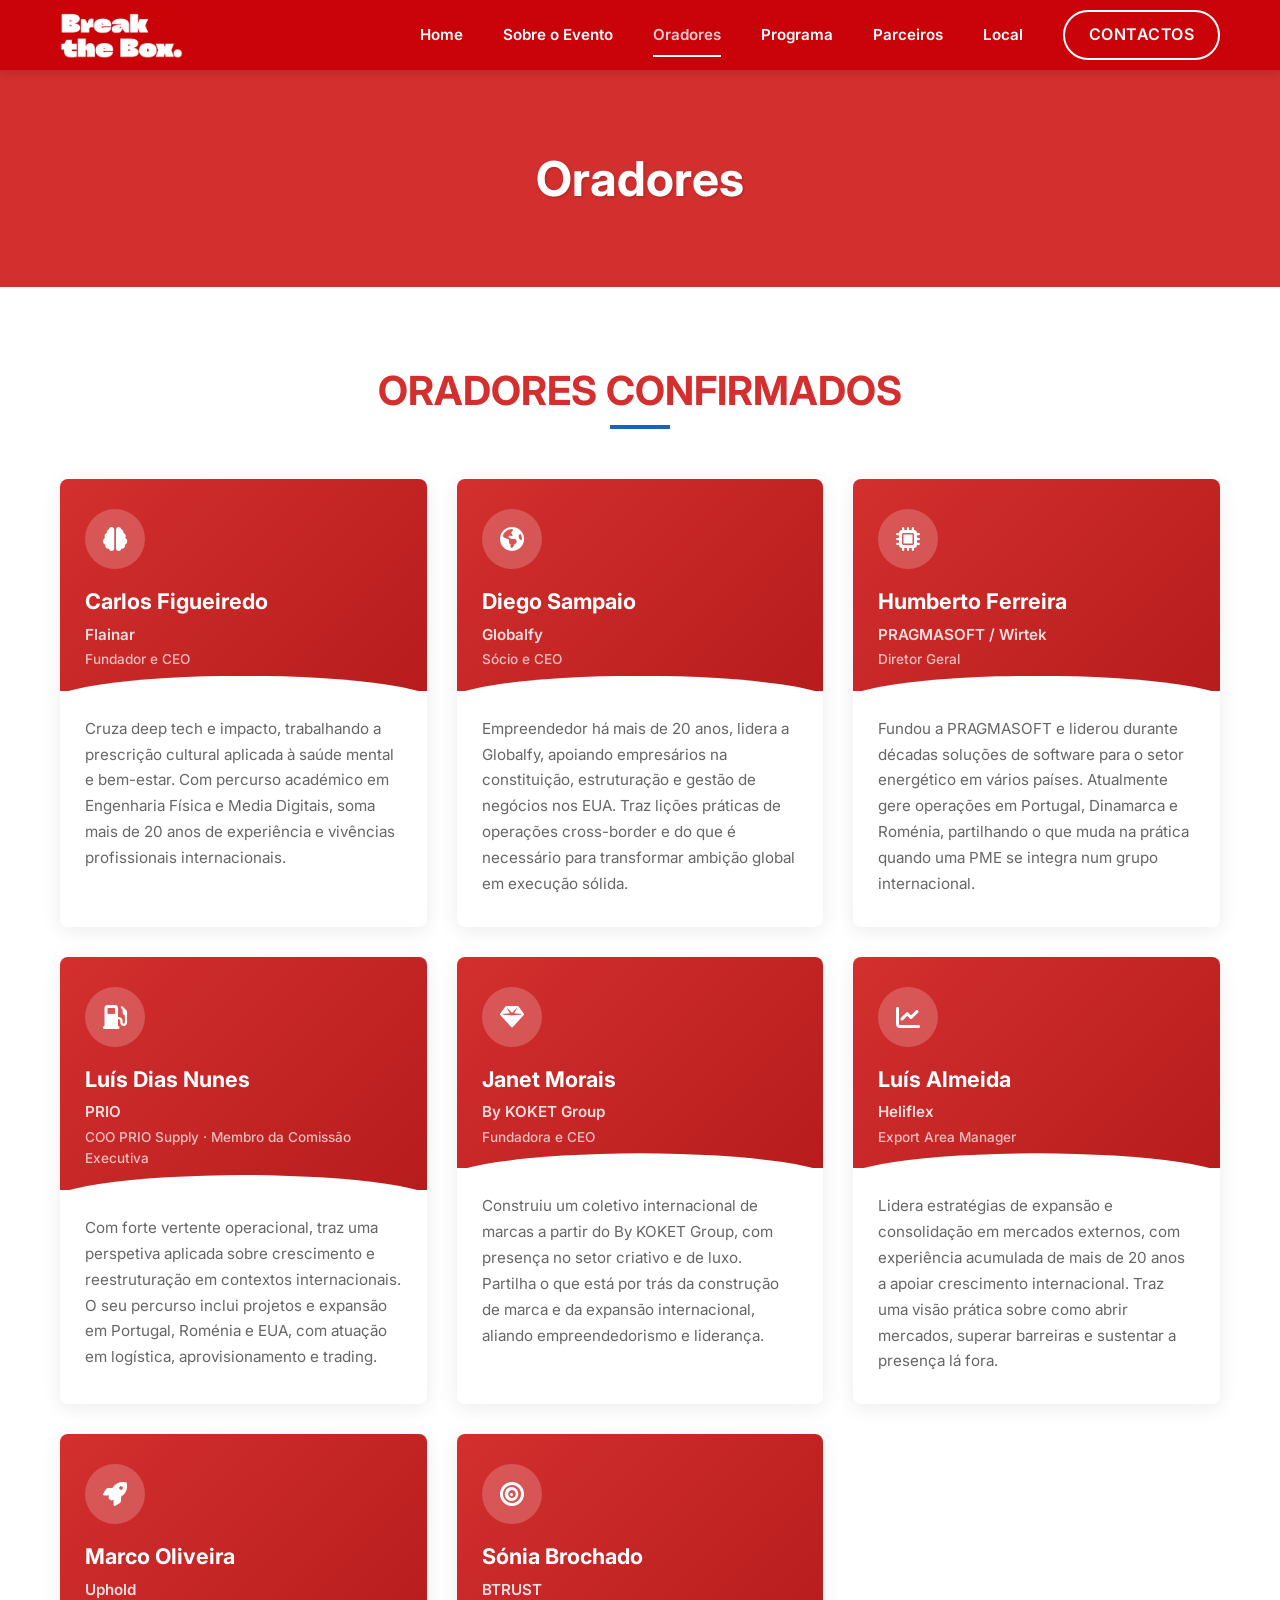
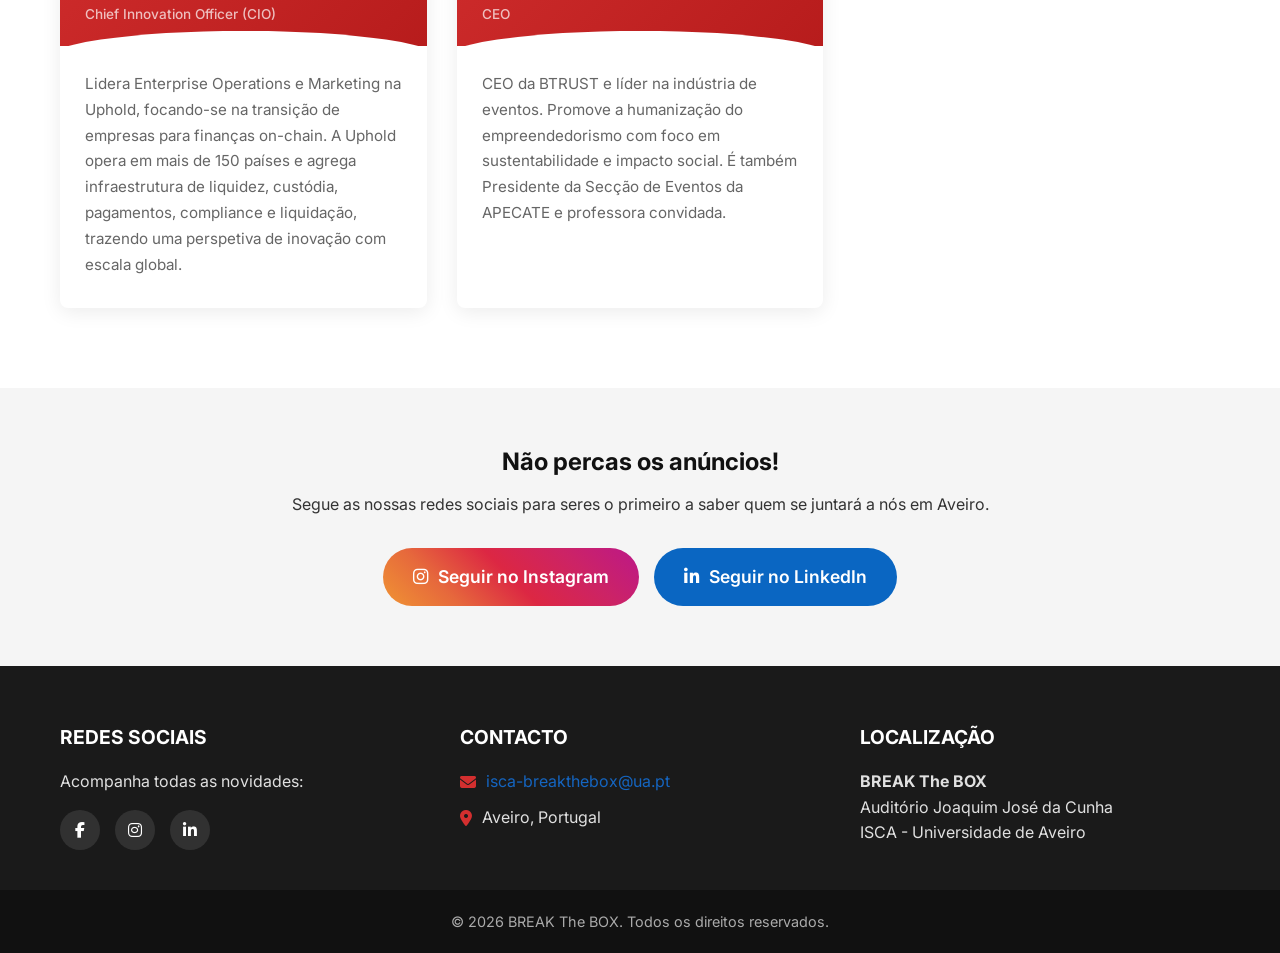
<file: speakers.html>
<!DOCTYPE html>
<html lang="pt">

<head>
    <meta charset="UTF-8">
    <meta name="viewport" content="width=device-width, initial-scale=1.0">
    <title>Oradores | BREAK The BOX</title>
    <!-- Google Fonts -->
    <link rel="preconnect" href="https://fonts.googleapis.com">
    <link rel="preconnect" href="https://fonts.gstatic.com" crossorigin>
    <link href="https://fonts.googleapis.com/css2?family=Inter:wght@400;500;600;700;800&display=swap" rel="stylesheet">
    <!-- FontAwesome for Icons -->
    <link rel="stylesheet" href="https://cdnjs.cloudflare.com/ajax/libs/font-awesome/6.4.0/css/all.min.css">
    <!-- Main Stylesheet -->
    <link rel="stylesheet" href="css/style.css?v=1.1">
    <style>
        /* Speakers Section */
        .speakers-section {
            padding: 80px 20px;
        }

        .speakers-grid {
            display: grid;
            grid-template-columns: repeat(auto-fill, minmax(340px, 1fr));
            gap: 30px;
            margin-top: 50px;
        }

        .speaker-card {
            background: var(--bg-white);
            border-radius: 8px;
            overflow: hidden;
            box-shadow: 0 4px 20px rgba(0, 0, 0, 0.08);
            transition: transform 0.3s ease, box-shadow 0.3s ease;
            display: flex;
            flex-direction: column;
        }

        .speaker-card:hover {
            transform: translateY(-6px);
            box-shadow: 0 12px 35px rgba(0, 0, 0, 0.12);
        }

        .speaker-header {
            background: linear-gradient(135deg, var(--primary-color), var(--primary-dark));
            padding: 30px 25px 20px;
            position: relative;
        }

        .speaker-header::after {
            content: '';
            position: absolute;
            bottom: -15px;
            left: 0;
            width: 100%;
            height: 30px;
            background: var(--bg-white);
            clip-path: ellipse(55% 100% at 50% 100%);
        }

        .speaker-icon {
            width: 60px;
            height: 60px;
            background: rgba(255, 255, 255, 0.2);
            border-radius: 50%;
            display: flex;
            align-items: center;
            justify-content: center;
            margin-bottom: 15px;
        }

        .speaker-icon i {
            font-size: 1.5rem;
            color: var(--white);
        }

        .speaker-name {
            color: var(--white);
            font-size: 1.35rem;
            font-weight: 700;
            margin-bottom: 4px;
        }

        .speaker-company {
            color: rgba(255, 255, 255, 0.85);
            font-size: 0.95rem;
            font-weight: 600;
        }

        .speaker-role {
            color: rgba(255, 255, 255, 0.7);
            font-size: 0.85rem;
            font-weight: 500;
            margin-top: 2px;
        }

        .speaker-body {
            padding: 25px 25px 30px;
            flex: 1;
        }

        .speaker-body p {
            font-size: 0.95rem;
            color: var(--text-light);
            line-height: 1.7;
        }

        /* Responsive */
        @media (max-width: 768px) {
            .speakers-grid {
                grid-template-columns: 1fr;
            }
        }
    </style>
</head>

<body>

    <!-- Header Placeholder -->
    <div id="header-placeholder"></div>

    <!-- Page Header -->
    <section class="page-header">
        <div class="container">
            <h1>Oradores</h1>
        </div>
    </section>

    <!-- Speakers Content -->
    <main class="speakers-section container">
        <div class="section-title text-center">
            <h2>Oradores Confirmados</h2>
            <div class="underline center"></div>
        </div>

        <div class="speakers-grid">

            <!-- Carlos Figueiredo -->
            <div class="speaker-card" id="speaker-carlos">
                <div class="speaker-header">
                    <div class="speaker-icon"><i class="fas fa-brain"></i></div>
                    <div class="speaker-name">Carlos Figueiredo</div>
                    <div class="speaker-company">Flainar</div>
                    <div class="speaker-role">Fundador e CEO</div>
                </div>
                <div class="speaker-body">
                    <p>Cruza deep tech e impacto, trabalhando a prescrição cultural aplicada à saúde mental e bem-estar.
                        Com percurso académico em Engenharia Física e Media Digitais, soma mais de 20 anos de
                        experiência e vivências profissionais internacionais.</p>
                </div>
            </div>

            <!-- Diego Sampaio -->
            <div class="speaker-card" id="speaker-diego">
                <div class="speaker-header">
                    <div class="speaker-icon"><i class="fas fa-globe-americas"></i></div>
                    <div class="speaker-name">Diego Sampaio</div>
                    <div class="speaker-company">Globalfy</div>
                    <div class="speaker-role">Sócio e CEO</div>
                </div>
                <div class="speaker-body">
                    <p>Empreendedor há mais de 20 anos, lidera a Globalfy, apoiando empresários na constituição,
                        estruturação e gestão de negócios nos EUA. Traz lições práticas de operações cross-border e do
                        que é necessário para transformar ambição global em execução sólida.</p>
                </div>
            </div>

            <!-- Humberto Ferreira -->
            <div class="speaker-card" id="speaker-humberto">
                <div class="speaker-header">
                    <div class="speaker-icon"><i class="fas fa-microchip"></i></div>
                    <div class="speaker-name">Humberto Ferreira</div>
                    <div class="speaker-company">PRAGMASOFT / Wirtek</div>
                    <div class="speaker-role">Diretor Geral</div>
                </div>
                <div class="speaker-body">
                    <p>Fundou a PRAGMASOFT e liderou durante décadas soluções de software para o setor energético em
                        vários países. Atualmente gere operações em Portugal, Dinamarca e Roménia, partilhando o que
                        muda na prática quando uma PME se integra num grupo internacional.</p>
                </div>
            </div>

            <!-- Luís Dias Nunes -->
            <div class="speaker-card" id="speaker-luis-dn">
                <div class="speaker-header">
                    <div class="speaker-icon"><i class="fas fa-gas-pump"></i></div>
                    <div class="speaker-name">Luís Dias Nunes</div>
                    <div class="speaker-company">PRIO</div>
                    <div class="speaker-role">COO PRIO Supply · Membro da Comissão Executiva</div>
                </div>
                <div class="speaker-body">
                    <p>Com forte vertente operacional, traz uma perspetiva aplicada sobre crescimento e reestruturação
                        em contextos internacionais. O seu percurso inclui projetos e expansão em Portugal, Roménia e
                        EUA, com atuação em logística, aprovisionamento e trading.</p>
                </div>
            </div>

            <!-- Janet Morais -->
            <div class="speaker-card" id="speaker-janet">
                <div class="speaker-header">
                    <div class="speaker-icon"><i class="fas fa-gem"></i></div>
                    <div class="speaker-name">Janet Morais</div>
                    <div class="speaker-company">By KOKET Group</div>
                    <div class="speaker-role">Fundadora e CEO</div>
                </div>
                <div class="speaker-body">
                    <p>Construiu um coletivo internacional de marcas a partir do By KOKET Group, com presença no setor
                        criativo e de luxo. Partilha o que está por trás da construção de marca e da expansão
                        internacional, aliando empreendedorismo e liderança.</p>
                </div>
            </div>

            <!-- Luís Almeida -->
            <div class="speaker-card" id="speaker-luis-a">
                <div class="speaker-header">
                    <div class="speaker-icon"><i class="fas fa-chart-line"></i></div>
                    <div class="speaker-name">Luís Almeida</div>
                    <div class="speaker-company">Heliflex</div>
                    <div class="speaker-role">Export Area Manager</div>
                </div>
                <div class="speaker-body">
                    <p>Lidera estratégias de expansão e consolidação em mercados externos, com experiência acumulada de
                        mais de 20 anos a apoiar crescimento internacional. Traz uma visão prática sobre como abrir
                        mercados, superar barreiras e sustentar a presença lá fora.</p>
                </div>
            </div>

            <!-- Marco Oliveira -->
            <div class="speaker-card" id="speaker-marco">
                <div class="speaker-header">
                    <div class="speaker-icon"><i class="fas fa-rocket"></i></div>
                    <div class="speaker-name">Marco Oliveira</div>
                    <div class="speaker-company">Uphold</div>
                    <div class="speaker-role">Chief Innovation Officer (CIO)</div>
                </div>
                <div class="speaker-body">
                    <p>Lidera Enterprise Operations e Marketing na Uphold, focando-se na transição de empresas para
                        finanças on-chain. A Uphold opera em mais de 150 países e agrega infraestrutura de liquidez,
                        custódia, pagamentos, compliance e liquidação, trazendo uma perspetiva de inovação com escala
                        global.</p>
                </div>
            </div>

            <!-- Sónia Brochado -->
            <div class="speaker-card" id="speaker-sonia">
                <div class="speaker-header">
                    <div class="speaker-icon"><i class="fas fa-bullseye"></i></div>
                    <div class="speaker-name">Sónia Brochado</div>
                    <div class="speaker-company">BTRUST</div>
                    <div class="speaker-role">CEO</div>
                </div>
                <div class="speaker-body">
                    <p>CEO da BTRUST e líder na indústria de eventos. Promove a humanização do empreendedorismo com foco
                        em sustentabilidade e impacto social. É também Presidente da Secção de Eventos da APECATE e
                        professora convidada.</p>
                </div>
            </div>

        </div>
    </main>

    <!-- Subscribe / Connect Section -->
    <section class="connect-section bg-light">
        <div class="container">
            <div class="connect-content text-center">
                <h2>Não percas os anúncios!</h2>
                <p>Segue as nossas redes sociais para seres o primeiro a saber quem se juntará a nós em Aveiro.</p>
                <div class="social-large">
                    <a href="https://www.instagram.com/breakthebox_ua" target="_blank" class="social-btn instagram"><i
                            class="fab fa-instagram"></i> Seguir no Instagram</a>
                    <a href="https://www.linkedin.com/company/breakthebox-ua" target="_blank"
                        class="social-btn linkedin"><i class="fab fa-linkedin-in"></i> Seguir no LinkedIn</a>
                </div>
            </div>
        </div>
    </section>

    <!-- Footer Placeholder -->
    <div id="footer-placeholder"></div>

    <!-- Scripts -->
    <script src="js/main.js"></script>
</body>

</html>
</file>
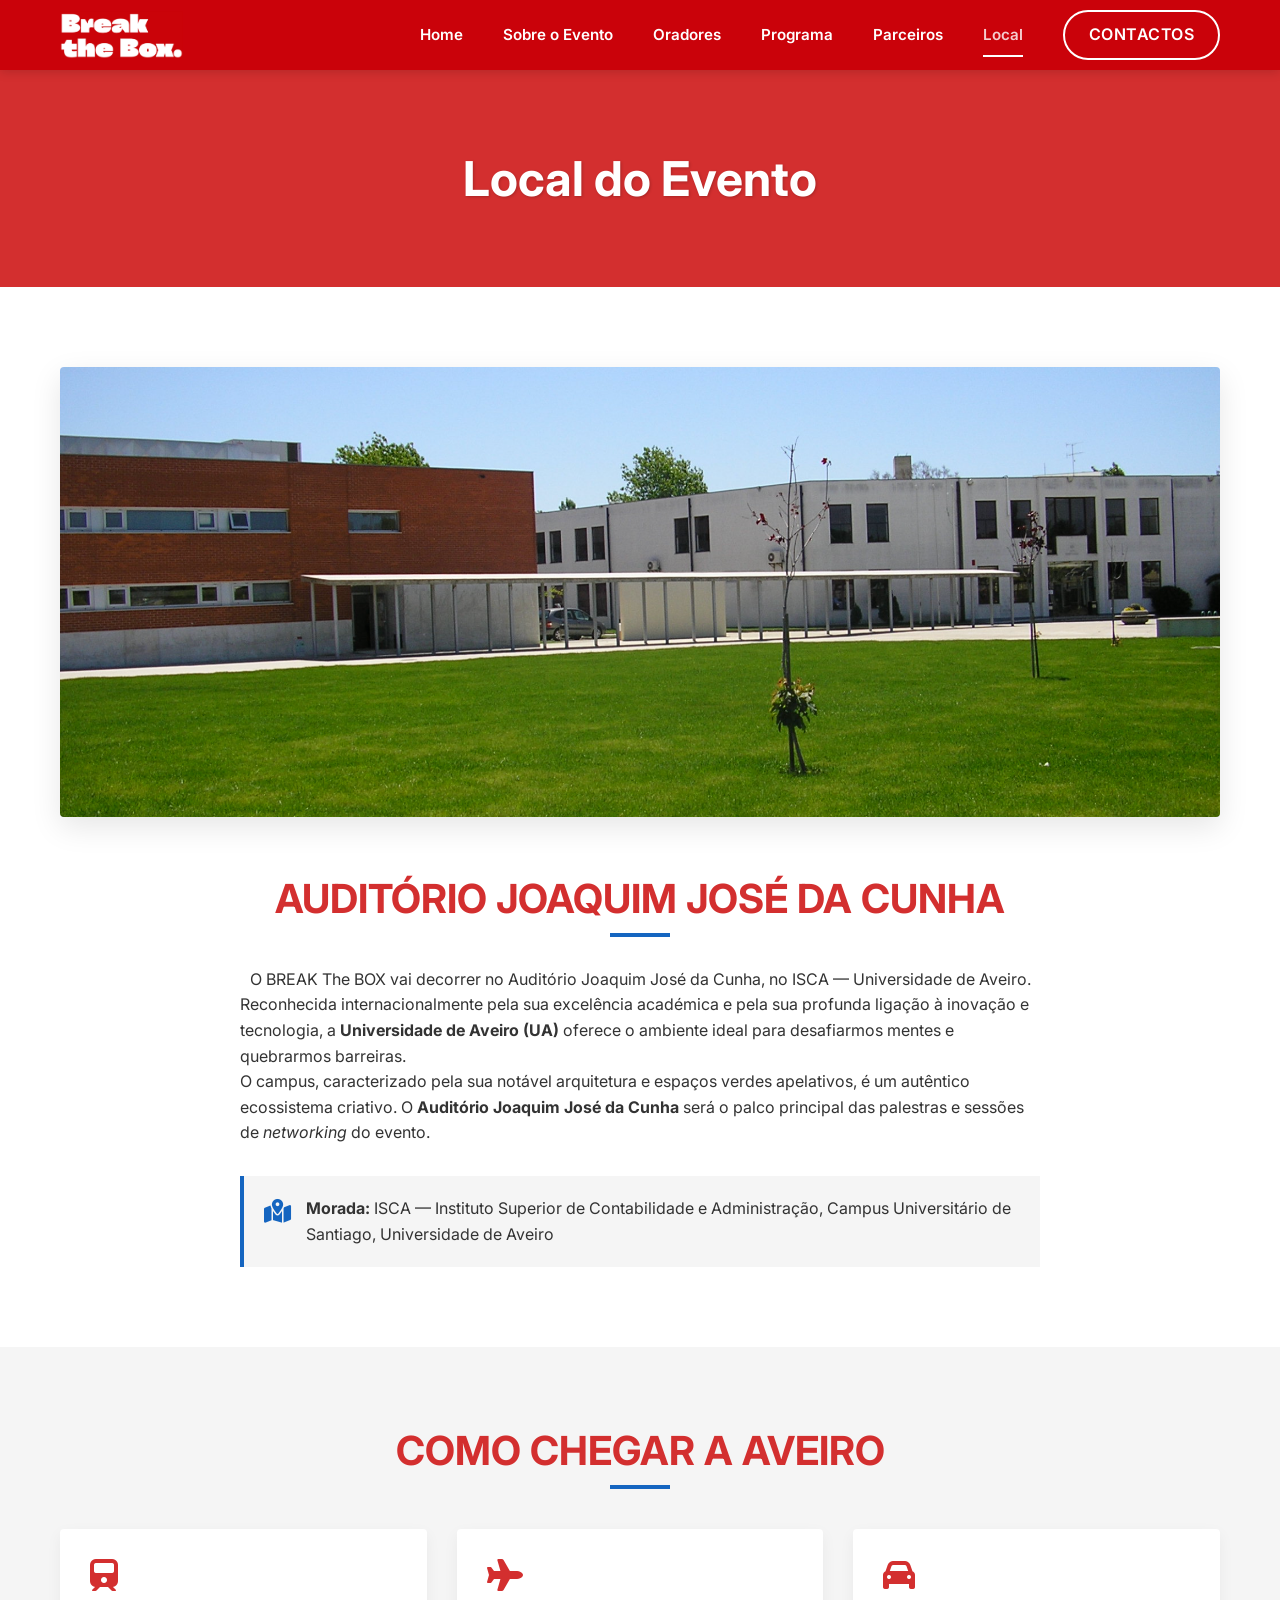
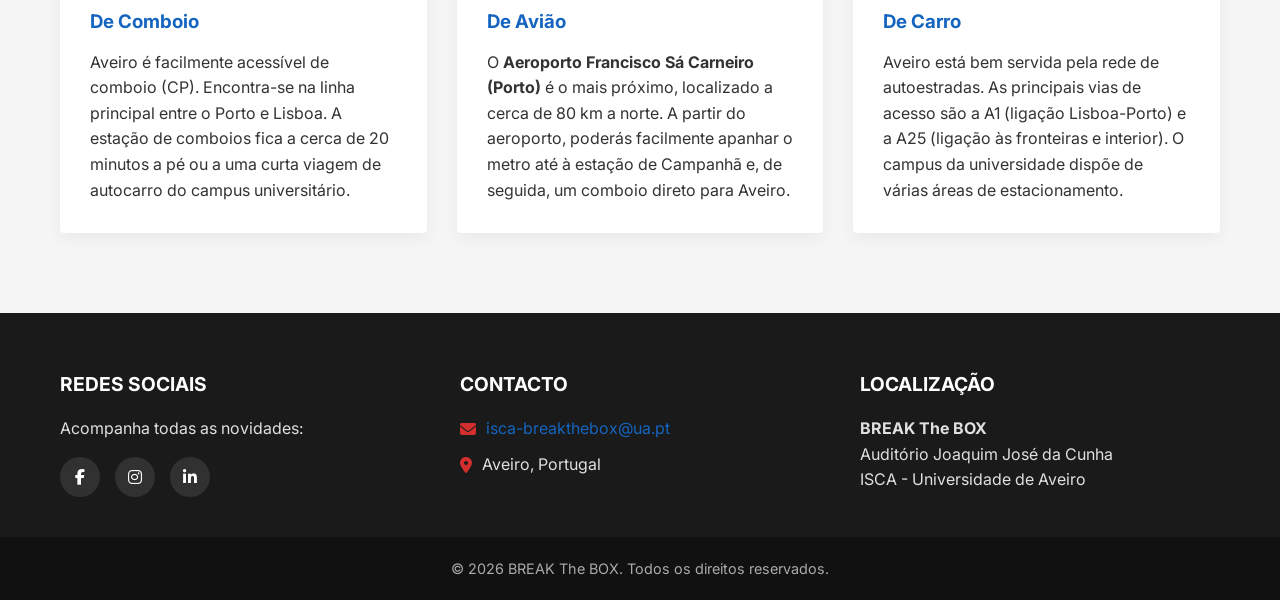
<file: venue.html>
<!DOCTYPE html>
<html lang="pt">

<head>
    <meta charset="UTF-8">
    <meta name="viewport" content="width=device-width, initial-scale=1.0">
    <title>Local do Evento | BREAK The BOX</title>
    <!-- Google Fonts -->
    <link rel="preconnect" href="https://fonts.googleapis.com">
    <link rel="preconnect" href="https://fonts.gstatic.com" crossorigin>
    <link href="https://fonts.googleapis.com/css2?family=Inter:wght@400;500;600;700;800&display=swap" rel="stylesheet">
    <!-- FontAwesome for Icons -->
    <link rel="stylesheet" href="https://cdnjs.cloudflare.com/ajax/libs/font-awesome/6.4.0/css/all.min.css">
    <!-- Main Stylesheet -->
    <link rel="stylesheet" href="css/style.css">
</head>

<body>

    <!-- Header Placeholder -->
    <div id="header-placeholder"></div>

    <!-- Page Header -->
    <section class="page-header">
        <div class="container">
            <h1>Local do Evento</h1>
        </div>
    </section>

    <!-- Venue Content -->
    <main class="about-content">
        <div class="container">
            <!-- Imagem panorâmica do ISCA -->
            <div style="margin-bottom: 50px;">
                <img src="images/isca.png" alt="ISCA - Universidade de Aveiro"
                    style="width: 100%; height: auto; border-radius: var(--border-radius); box-shadow: 0 10px 30px rgba(0,0,0,0.1); object-fit: cover; max-height: 450px;">
            </div>

            <div style="max-width: 800px; margin: 0 auto;">
                <div class="section-title text-center">
                    <h2>Auditório Joaquim José da Cunha</h2>
                    <div class="underline center"></div>
                </div>
                <p class="lead" style="text-align: center;">O BREAK The BOX vai decorrer no Auditório Joaquim José da
                    Cunha, no ISCA —
                    Universidade de Aveiro.</p>
                <p>Reconhecida internacionalmente pela sua excelência académica e pela sua profunda ligação à
                    inovação e tecnologia, a <strong>Universidade de Aveiro (UA)</strong> oferece o ambiente ideal
                    para desafiarmos mentes e quebrarmos barreiras.</p>
                <p>O campus, caracterizado pela sua notável arquitetura e espaços verdes apelativos, é um autêntico
                    ecossistema criativo. O <strong>Auditório Joaquim José da Cunha</strong> será o palco principal
                    das palestras e sessões de <em>networking</em> do evento.</p>

                <div class="highlight-box">
                    <i class="fas fa-map-marked-alt"></i>
                    <div style="flex: 1;">
                        <p><strong>Morada:</strong> ISCA — Instituto Superior de Contabilidade e Administração,
                            Campus Universitário de Santiago, Universidade de Aveiro</p>
                    </div>
                </div>
            </div>
        </div>
    </main>

    <!-- Travel Information (Optional but good for a conference site) -->
    <section class="bg-light" style="padding: 80px 0;">
        <div class="container">
            <div class="section-title text-center">
                <h2>Como Chegar a Aveiro</h2>
                <div class="underline center"></div>
            </div>

            <div
                style="display: grid; grid-template-columns: repeat(auto-fit, minmax(300px, 1fr)); gap: 30px; margin-top: 40px;">
                <div
                    style="background: white; padding: 30px; border-radius: var(--border-radius); box-shadow: 0 5px 15px rgba(0,0,0,0.05);">
                    <i class="fas fa-train"
                        style="font-size: 2rem; color: var(--primary-color); margin-bottom: 20px;"></i>
                    <h3 style="color: var(--secondary-color);">De Comboio</h3>
                    <p>Aveiro é facilmente acessível de comboio (CP). Encontra-se na linha principal entre o Porto e
                        Lisboa. A estação de comboios fica a cerca de 20 minutos a pé ou a uma curta viagem de autocarro
                        do campus universitário.</p>
                </div>

                <div
                    style="background: white; padding: 30px; border-radius: var(--border-radius); box-shadow: 0 5px 15px rgba(0,0,0,0.05);">
                    <i class="fas fa-plane"
                        style="font-size: 2rem; color: var(--primary-color); margin-bottom: 20px;"></i>
                    <h3 style="color: var(--secondary-color);">De Avião</h3>
                    <p>O <strong>Aeroporto Francisco Sá Carneiro (Porto)</strong> é o mais próximo, localizado a cerca
                        de 80 km a norte. A partir do aeroporto, poderás facilmente apanhar o metro até à estação de
                        Campanhã e, de seguida, um comboio direto para Aveiro.</p>
                </div>

                <div
                    style="background: white; padding: 30px; border-radius: var(--border-radius); box-shadow: 0 5px 15px rgba(0,0,0,0.05);">
                    <i class="fas fa-car"
                        style="font-size: 2rem; color: var(--primary-color); margin-bottom: 20px;"></i>
                    <h3 style="color: var(--secondary-color);">De Carro</h3>
                    <p>Aveiro está bem servida pela rede de autoestradas. As principais vias de acesso são a A1 (ligação
                        Lisboa-Porto) e a A25 (ligação às fronteiras e interior). O campus da universidade dispõe de
                        várias áreas de estacionamento.</p>
                </div>
            </div>
        </div>
    </section>

    <!-- Footer Placeholder -->
    <div id="footer-placeholder"></div>

    <!-- Scripts -->
    <script src="js/main.js"></script>
</body>

</html>
</file>
<file: css/style.css>
/* 
    BREAK The BOX | Aveiro 
    Theme inspired by CBMS 2026
*/

:root {
    /* Colors */
    --primary-color: #d32f2f;
    /* Red from CBMS */
    --primary-dark: #b71c1c;
    --secondary-color: #1565c0;
    /* Blue from CBMS */
    --secondary-dark: #0d47a1;
    --text-color: #333333;
    --text-light: #666666;
    --bg-light: #f5f5f5;
    --bg-white: #ffffff;
    --footer-bg: #1a1a1a;
    --white: #ffffff;

    /* Typography */
    --font-primary: 'Inter', sans-serif;

    /* Spacing & Sizes */
    --container-width: 1200px;
    --section-spacing: 80px;
    --border-radius: 4px;
    --transition-speed: 0.3s;
}

/* Reset & Base Styles */
* {
    margin: 0;
    padding: 0;
    box-sizing: border-box;
}

body {
    font-family: var(--font-primary);
    color: var(--text-color);
    line-height: 1.6;
    background-color: var(--bg-white);
}

a {
    color: var(--secondary-color);
    text-decoration: none;
    transition: color var(--transition-speed);
}

a:hover {
    color: var(--primary-color);
}

ul {
    list-style: none;
}

.container {
    max-width: var(--container-width);
    margin: 0 auto;
    padding: 0 20px;
}

.text-center {
    text-align: center;
}

.bg-light {
    background-color: var(--bg-light);
}

/* Typography elements */
h1,
h2,
h3,
h4,
h5,
h6 {
    font-weight: 700;
    line-height: 1.2;
    margin-bottom: 1rem;
    color: #111;
}

.section-title h2 {
    font-size: 2.5rem;
    text-transform: uppercase;
    color: var(--primary-color);
    margin-bottom: 10px;
}

.underline {
    height: 4px;
    width: 60px;
    background-color: var(--secondary-color);
    margin-bottom: 30px;
}

.underline.center {
    margin-left: auto;
    margin-right: auto;
}

/* Buttons */
.btn-primary,
.btn-secondary,
.btn-primary-outline {
    display: inline-block;
    padding: 12px 24px;
    font-weight: 600;
    border-radius: var(--border-radius);
    text-transform: uppercase;
    letter-spacing: 0.5px;
    cursor: pointer;
    transition: all var(--transition-speed);
    border: 2px solid transparent;
}

.btn-primary {
    background-color: var(--primary-color);
    color: var(--white);
}

.btn-primary:hover {
    background-color: var(--primary-dark);
    color: var(--white);
    transform: translateY(-2px);
    box-shadow: 0 4px 10px rgba(211, 47, 47, 0.3);
}

.btn-secondary {
    background-color: var(--white);
    color: var(--text-color);
}

.btn-secondary:hover {
    background-color: var(--bg-light);
    color: var(--primary-color);
    transform: translateY(-2px);
}

.btn-primary-outline {
    background-color: transparent;
    border: 2px solid var(--white);
    color: var(--white) !important;
    padding: 10px 24px;
    border-radius: 50px;
    font-weight: 600;
    transition: all var(--transition-speed);
}

.btn-primary-outline:hover {
    background-color: var(--white);
    color: var(--primary-color) !important;
    box-shadow: 0 4px 12px rgba(0, 0, 0, 0.15);
}

/* Header */
.site-header {
    background-color: #ca020a;
    box-shadow: 0 2px 10px rgba(0, 0, 0, 0.15);
    position: sticky;
    top: 0;
    width: 100%;
    z-index: 1000;
    padding: 10px 0;
}

.header-container {
    display: flex;
    justify-content: space-between;
    align-items: center;
}

.logo a {
    display: flex;
    align-items: center;
    text-decoration: none;
}

.logo-img {
    height: 48px;
    width: auto;
    display: block;
}

.main-nav ul {
    display: flex;
    align-items: center;
    gap: 40px;
}

.main-nav a:not(.btn-primary-outline) {
    color: var(--white);
    font-weight: 600;
    font-size: 0.95rem;
    padding: 10px 0;
    position: relative;
    display: block;
}

.main-nav a:not(.btn-primary-outline):hover,
.main-nav a.active {
    color: rgba(255, 255, 255, 0.8);
}

.main-nav a:not(.btn-primary-outline)::after {
    content: '';
    position: absolute;
    width: 0;
    height: 2px;
    bottom: 0;
    left: 0;
    background-color: var(--white);
    transition: width var(--transition-speed);
}

.main-nav a:not(.btn-primary-outline):hover::after,
.main-nav a.active::after {
    width: 100%;
}

.mobile-menu-toggle {
    display: none;
    background: none;
    border: none;
    font-size: 1.5rem;
    color: var(--white);
    cursor: pointer;
}

/* Hero Section */
.hero-section {
    position: relative;
    height: 80vh;
    min-height: 600px;
    background-image: url('../images/aveiro_hero.png');
    background-size: cover;
    background-position: center;
    display: flex;
    align-items: center;
}

.hero-overlay {
    position: absolute;
    top: 0;
    left: 0;
    width: 100%;
    height: 100%;
    background: linear-gradient(rgba(0, 0, 0, 0.4), rgba(0, 0, 0, 0.7));
}

.hero-content {
    position: relative;
    z-index: 10;
    text-align: center;
    color: var(--white);
    max-width: 800px;
    padding: 40px;
    background-color: rgba(0, 0, 0, 0.4);
    border: 2px solid rgba(255, 255, 255, 0.1);
    backdrop-filter: blur(5px);
}

.hero-title {
    font-size: 3.5rem;
    color: var(--white);
    margin-bottom: 20px;
    text-shadow: 2px 2px 4px rgba(0, 0, 0, 0.5);
}

.hero-subtitle {
    font-size: 1.5rem;
    font-weight: 500;
    margin-bottom: 30px;
    color: #f0f0f0;
}

.hero-info {
    display: flex;
    justify-content: center;
    gap: 30px;
    margin-bottom: 40px;
    font-size: 1.2rem;
    font-weight: 700;
}

.info-item {
    display: flex;
    align-items: center;
    gap: 10px;
}

.hero-cta {
    display: flex;
    justify-content: center;
    gap: 20px;
}

/* Page Headers (Secondary Pages) */
.page-header {
    background-color: var(--primary-color);
    color: var(--white);
    padding: 80px 0;
    text-align: center;
}

.page-header h1 {
    color: var(--white);
    margin-bottom: 0;
    font-size: 3rem;
    text-shadow: 1px 1px 3px rgba(0, 0, 0, 0.2);
}

/* Main Content Layout */
.main-content {
    padding: var(--section-spacing) 20px;
}

.content-layout {
    display: grid;
    grid-template-columns: 2fr 1fr;
    gap: 50px;
}

/* Left Column - Welcome */
.welcome-text p {
    margin-bottom: 1.5rem;
    font-size: 1.1rem;
}

.welcome-text .lead {
    font-size: 1.25rem;
    color: var(--primary-color);
}

.highlight-box {
    background-color: var(--bg-light);
    border-left: 4px solid var(--secondary-color);
    padding: 20px;
    margin-top: 30px;
    display: flex;
    gap: 15px;
}

.highlight-box i {
    color: var(--secondary-color);
    font-size: 1.5rem;
    margin-top: 3px;
}

.highlight-box p {
    margin-bottom: 0;
    font-size: 1rem;
}

/* Right Column - Widgets */
.widget {
    margin-bottom: 40px;
    background-color: var(--bg-white);
    border-left: 4px solid var(--primary-color);
    padding: 0 0 0 20px;
}

.widget-title {
    color: var(--primary-color);
    font-size: 1.5rem;
    margin-bottom: 20px;
}

/* News List */
.news-item {
    margin-bottom: 20px;
    padding-bottom: 15px;
    border-bottom: 1px solid #eaeaea;
}

.news-item:last-child {
    border-bottom: none;
    margin-bottom: 0;
    padding-bottom: 0;
}

.news-date {
    display: inline-block;
    font-size: 0.85rem;
    font-weight: 700;
    color: var(--secondary-color);
    margin-bottom: 5px;
    text-transform: uppercase;
}

.news-item p {
    margin-bottom: 0;
    font-size: 1rem;
}

/* Dates List */
.dates-list li {
    display: flex;
    gap: 15px;
    margin-bottom: 20px;
}

.date-icon {
    font-size: 1.5rem;
    color: var(--secondary-color);
    margin-top: 2px;
}

.date-info {
    display: flex;
    flex-direction: column;
}

.date-info strong {
    color: var(--text-color);
}

.date-info span {
    color: var(--primary-color);
    font-weight: 600;
}

/* Connect Section */
.connect-section {
    padding: 60px 0;
}

.social-large {
    margin-top: 30px;
    display: flex;
    gap: 15px;
    justify-content: center;
    flex-wrap: wrap;
}

.social-btn {
    display: inline-flex;
    align-items: center;
    gap: 10px;
    color: white;
    padding: 15px 30px;
    border-radius: 50px;
    font-size: 1.1rem;
    font-weight: 600;
    transition: all var(--transition-speed);
}

.social-btn.facebook {
    background-color: #1877F2;
}

.social-btn.facebook:hover {
    background-color: #166fe5;
    color: white;
}

.social-btn.instagram {
    background: linear-gradient(45deg, #f09433 0%, #e6683c 25%, #dc2743 50%, #cc2366 75%, #bc1888 100%);
}

.social-btn.instagram:hover {
    opacity: 0.9;
    color: white;
}

.social-btn.linkedin {
    background-color: #0A66C2;
}

.social-btn.linkedin:hover {
    background-color: #08529b;
    color: white;
}

/* Discover Section */
.discover-section {
    padding: var(--section-spacing) 0;
}

.discover-grid {
    display: grid;
    grid-template-columns: 1fr 1fr;
    gap: 40px;
    align-items: center;
    margin-top: 40px;
}

.discover-text p {
    margin-bottom: 1.5rem;
    font-size: 1.1rem;
}

.btn-text {
    font-weight: 700;
    display: inline-flex;
    align-items: center;
    gap: 8px;
    text-transform: uppercase;
    font-size: 0.9rem;
}

.discover-image img {
    width: 100%;
    height: auto;
    border-radius: var(--border-radius);
    box-shadow: 0 10px 30px rgba(0, 0, 0, 0.1);
}

/* About Page Specifics */
.about-content {
    padding: var(--section-spacing) 0;
}

.about-grid {
    display: grid;
    grid-template-columns: 1fr 1fr;
    gap: 60px;
    align-items: center;
}

.about-text p {
    font-size: 1.1rem;
    margin-bottom: 20px;
}

.about-text .lead {
    font-size: 1.4rem;
    color: var(--primary-color);
    font-weight: 600;
    margin-bottom: 30px;
}

.about-feature-box {
    background: var(--bg-light);
    padding: 40px;
    border-radius: var(--border-radius);
    border-top: 5px solid var(--secondary-color);
}

.about-feature-box h3 {
    color: var(--secondary-color);
    margin-bottom: 15px;
}

.about-feature-box ul {
    list-style: none;
    padding: 0;
}

.about-feature-box li {
    position: relative;
    padding-left: 30px;
    margin-bottom: 15px;
    font-size: 1.1rem;
}

.about-feature-box li::before {
    content: '\f058';
    /* FontAwesome check-circle */
    font-family: 'Font Awesome 6 Free';
    font-weight: 900;
    position: absolute;
    left: 0;
    top: 2px;
    color: var(--primary-color);
}

/* Footer */
.site-footer {
    background-color: var(--footer-bg);
    color: #e0e0e0;
    padding: 60px 0 0;
}

.footer-grid {
    display: grid;
    grid-template-columns: repeat(3, 1fr);
    gap: 40px;
    margin-bottom: 40px;
}

.footer-title {
    color: var(--white);
    margin-bottom: 20px;
    font-size: 1.2rem;
    text-transform: uppercase;
}

.social-links {
    display: flex;
    gap: 15px;
    margin-top: 15px;
}

.social-links a {
    display: flex;
    align-items: center;
    justify-content: center;
    width: 40px;
    height: 40px;
    background-color: rgba(255, 255, 255, 0.1);
    color: var(--white);
    border-radius: 50%;
    transition: all var(--transition-speed);
}

.social-links a:hover {
    background-color: var(--primary-color);
    transform: translateY(-3px);
}

.contact-info li {
    margin-bottom: 10px;
    display: flex;
    gap: 10px;
    align-items: center;
}

.contact-info i {
    color: var(--primary-color);
}

.footer-bottom {
    background-color: #111;
    padding: 20px 0;
    text-align: center;
    font-size: 0.9rem;
    color: #aaa;
}

/* Responsive Design */
@media (max-width: 992px) {
    .content-layout {
        grid-template-columns: 1fr;
    }

    .hero-title {
        font-size: 2.8rem;
    }

    .discover-grid {
        grid-template-columns: 1fr;
    }

    .discover-image {
        order: -1;
    }

    .mobile-menu-toggle {
        display: block;
    }

    .main-nav {
        display: none;
        position: absolute;
        top: 100%;
        left: 0;
        width: 100%;
        background-color: #e50101;
        box-shadow: 0 10px 10px rgba(0, 0, 0, 0.1);
        padding: 20px 0;
    }

    .main-nav.active {
        display: block;
    }

    .main-nav ul {
        flex-direction: column;
        gap: 15px;
        align-items: center;
    }
}

@media (max-width: 768px) {
    .footer-grid {
        grid-template-columns: 1fr;
    }

    .hero-info {
        flex-direction: column;
        gap: 15px;
    }

    .hero-cta {
        flex-direction: column;
    }

    .about-grid {
        grid-template-columns: 1fr;
    }
}
</file>
